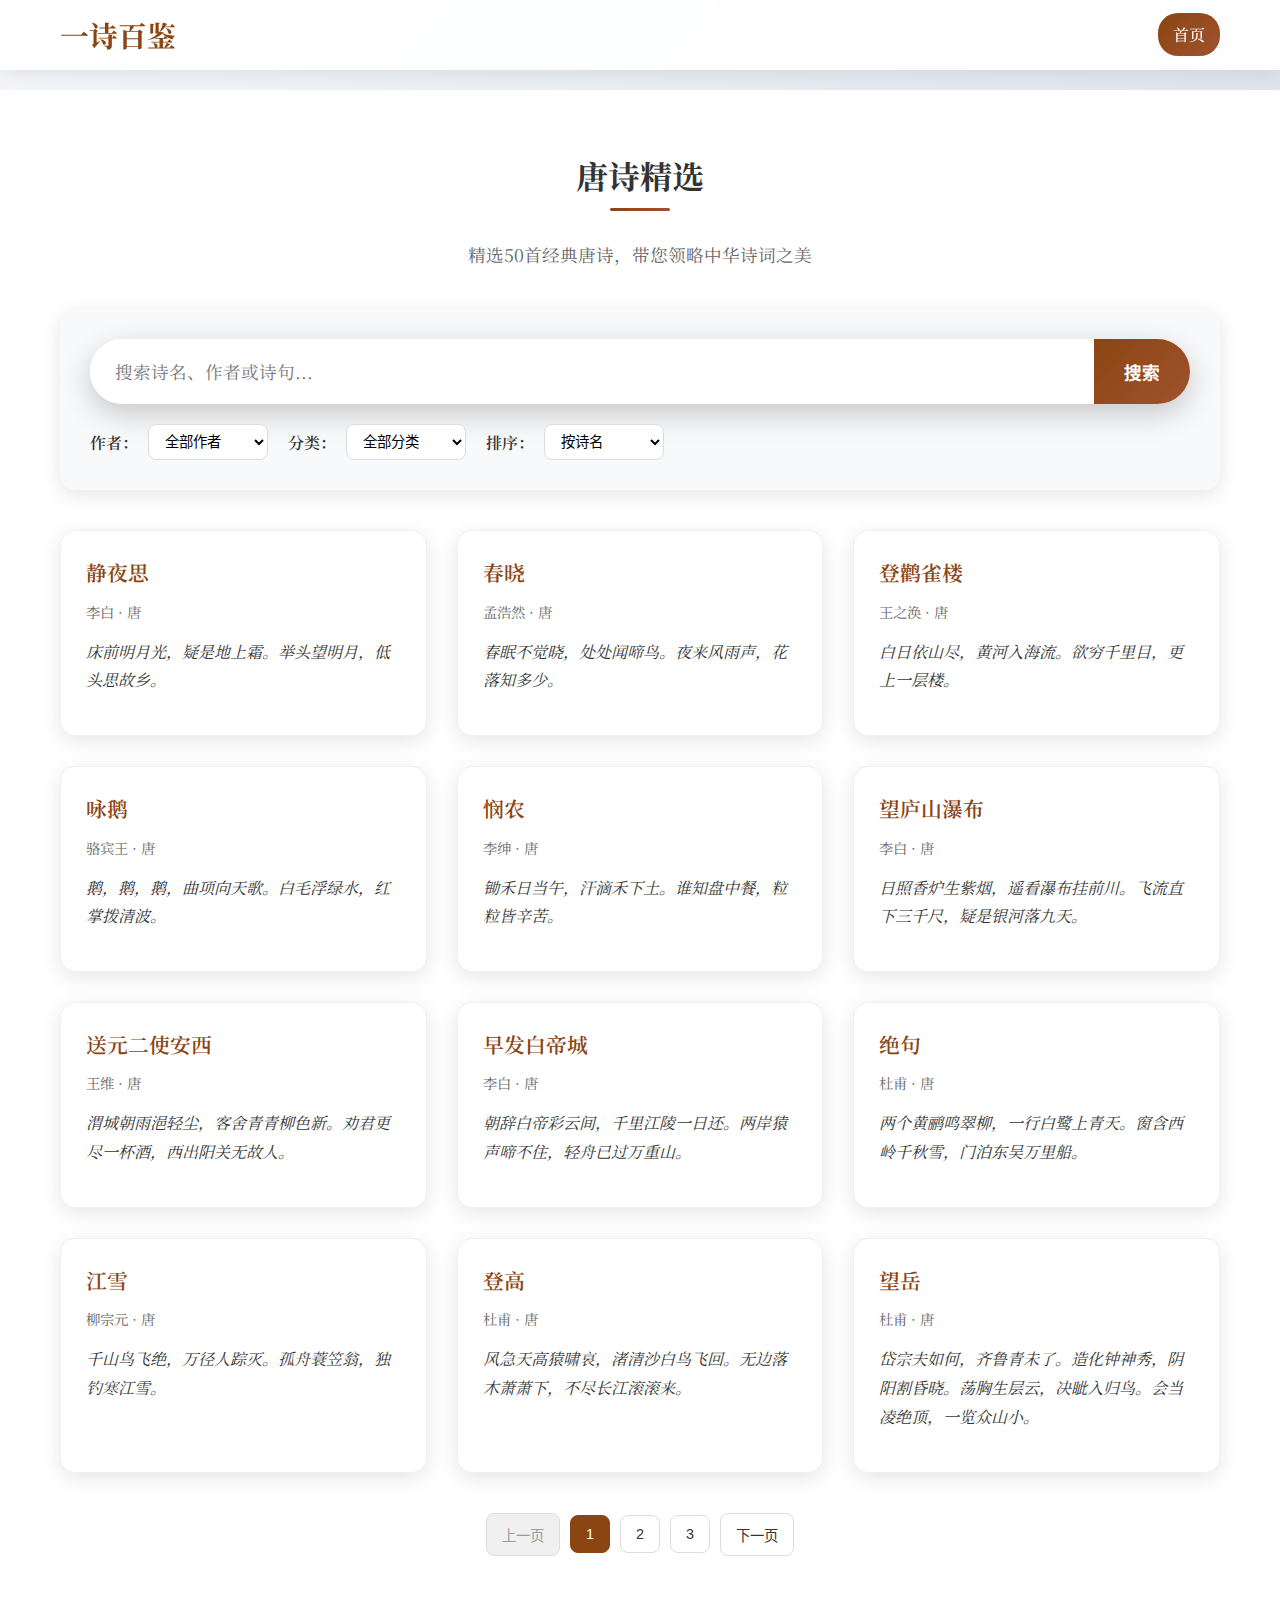
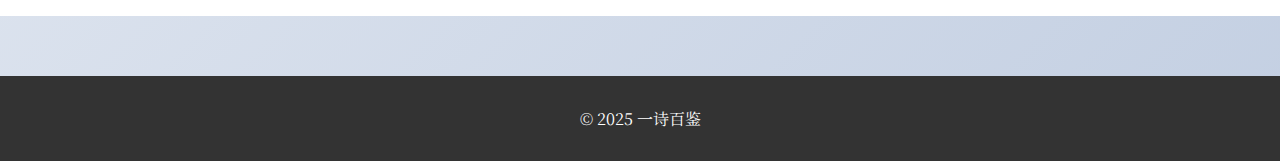
<file: index.html>
<!DOCTYPE html>
<html lang="zh-CN">
<head>
    <meta charset="UTF-8">
    <meta name="viewport" content="width=device-width, initial-scale=1.0">
    <meta http-equiv="Cache-Control" content="no-cache, no-store, must-revalidate">
    <meta http-equiv="Pragma" content="no-cache">
    <meta http-equiv="Expires" content="0">
    <title>一诗百鉴 - 唐诗查询与赏析</title>
    <link rel="stylesheet" href="css/style.css">
    <link href="https://fonts.googleapis.com/css2?family=Noto+Serif+SC:wght@400;600;700&display=swap" rel="stylesheet">
</head>
<body>
    <!-- 导航栏 -->
    <nav class="navbar">
        <div class="nav-container">
            <div class="nav-logo">
                <h1>一诗百鉴</h1>
            </div>
            <ul class="nav-menu">
                <li><a href="index.html" class="nav-link active">首页</a></li>
            </ul>
        </div>
    </nav>

    <!-- 主要内容 -->
    <main class="main-content">
        <!-- 诗歌列表区域 -->
        <section class="poems-list-section">
            <div class="container">
                <h2 class="section-title">唐诗精选</h2>
                <p class="section-subtitle">精选50首经典唐诗，带您领略中华诗词之美</p>
                
                <!-- 筛选和搜索区域 -->
                <div class="filter-section">
                    <div class="search-box">
                        <input type="text" id="searchInput" placeholder="搜索诗名、作者或诗句..." class="search-input">
                        <button type="button" id="searchBtn" class="search-btn">
                            搜索
                        </button>
                    </div>
                    
                    <div class="filter-controls">
                        <div class="filter-group">
                            <label for="authorFilter">作者：</label>
                            <select id="authorFilter" class="filter-select">
                                <option value="">全部作者</option>
                            </select>
                        </div>
                        
                        <div class="filter-group">
                            <label for="categoryFilter">分类：</label>
                            <select id="categoryFilter" class="filter-select">
                                <option value="">全部分类</option>
                                <option value="山水田园">山水田园</option>
                                <option value="思乡怀远">思乡怀远</option>
                                <option value="爱情婚姻">爱情婚姻</option>
                                <option value="边塞征战">边塞征战</option>
                                <option value="咏物抒怀">咏物抒怀</option>
                                <option value="送别离情">送别离情</option>
                                <option value="哲理人生">哲理人生</option>
                            </select>
                        </div>
                        
                        <div class="filter-group">
                            <label for="sortFilter">排序：</label>
                            <select id="sortFilter" class="filter-select">
                                <option value="title">按诗名</option>
                                <option value="author">按作者</option>
                                <option value="category">按分类</option>
                            </select>
                        </div>
                    </div>
                </div>
                
                <!-- 诗歌列表 -->
                <div class="poems-grid" id="poemsList">
                    <!-- 诗歌卡片将通过JavaScript动态生成 -->
                </div>
                
                <!-- 分页控制 -->
                <div class="pagination" id="pagination">
                    <!-- 分页按钮将通过JavaScript动态生成 -->
                </div>
            </div>
        </section>
    </main>

    <!-- 页脚 -->
    <footer class="footer">
        <div class="container">
            <p>&copy; 2025 一诗百鉴</p>
        </div>
    </footer>

    <script src="js/poems-data.js?v=20240601"></script>
    <script src="js/main.js?v=1.1"></script>
</body>
</html>
</file>
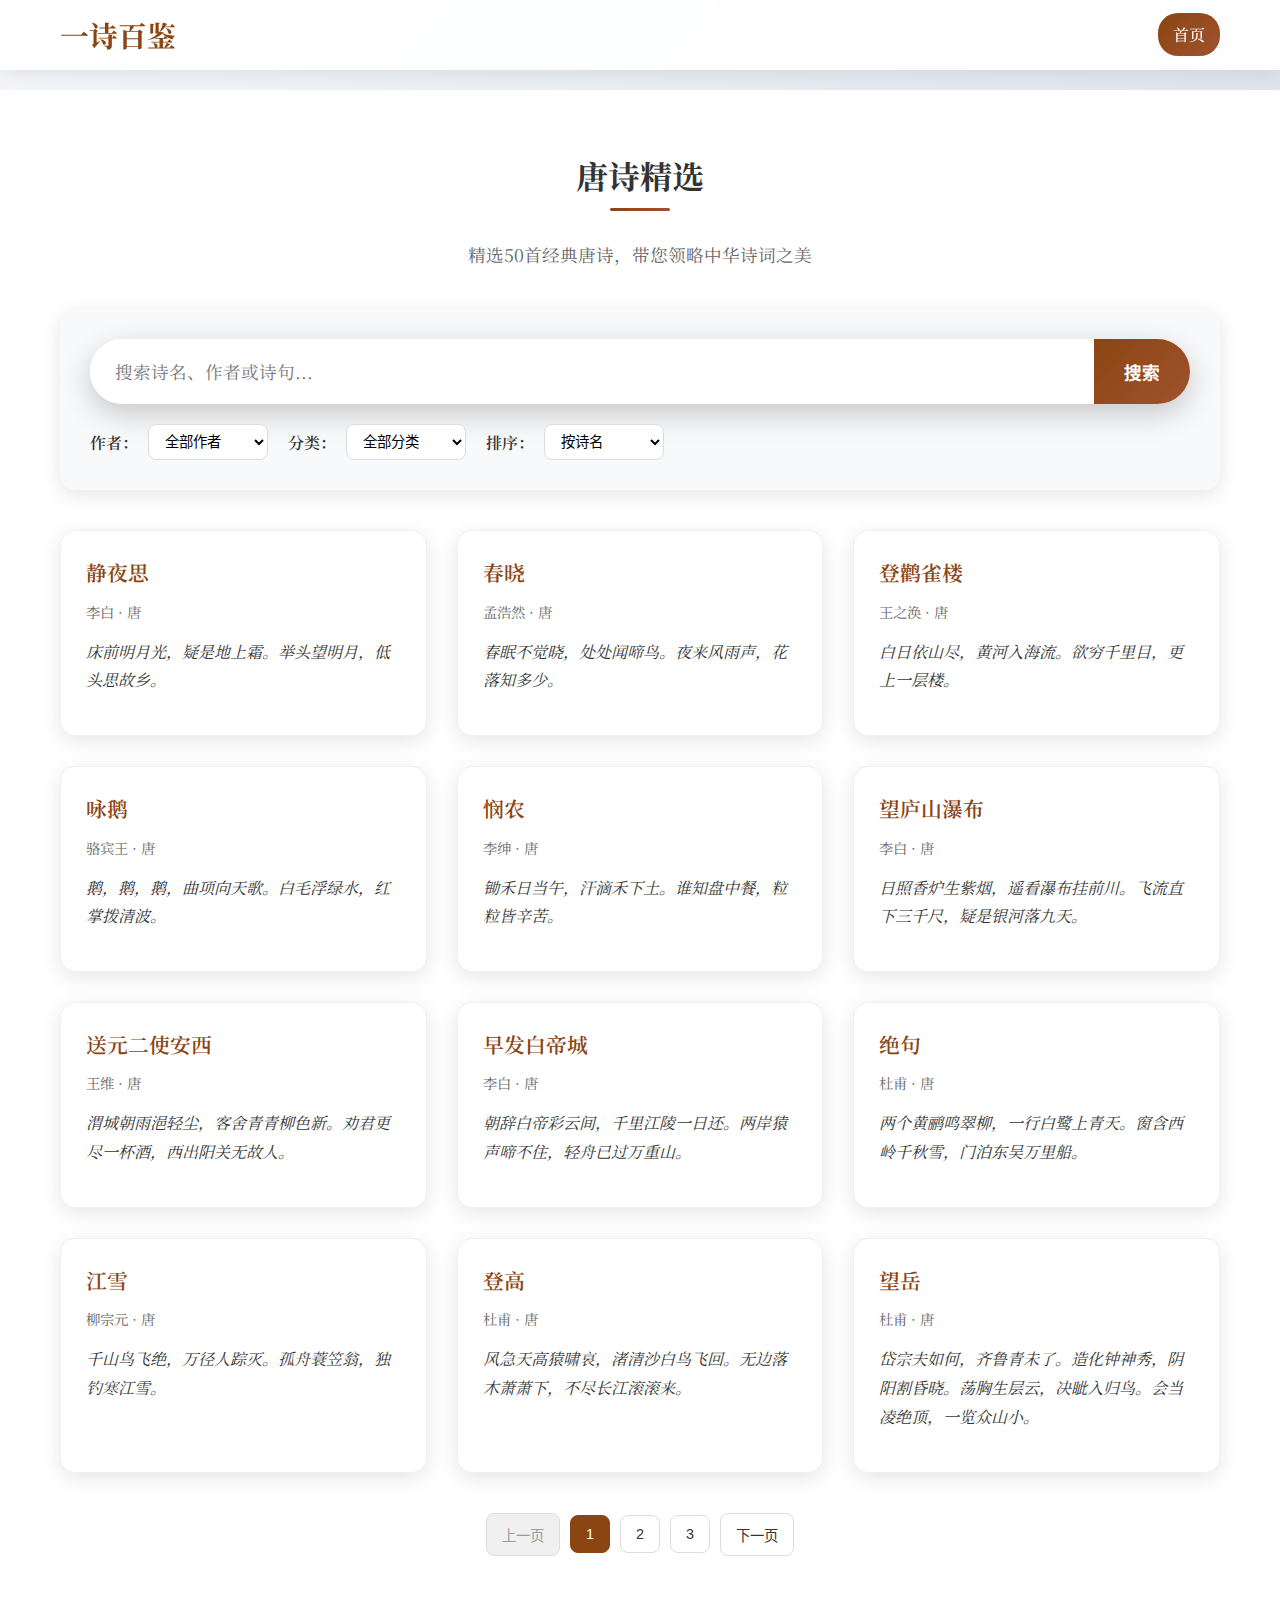
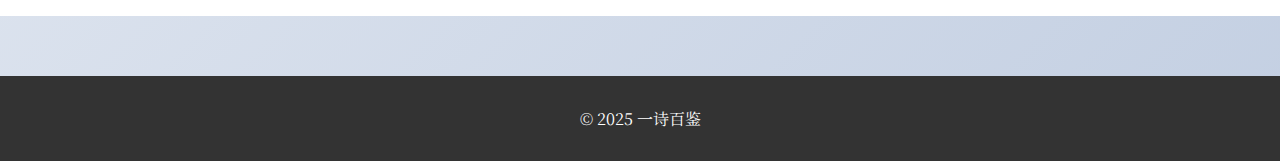
<file: 一诗百鉴/index.html>
<!DOCTYPE html>
<html lang="zh-CN">
<head>
    <meta charset="UTF-8">
    <meta name="viewport" content="width=device-width, initial-scale=1.0">
    <title>一诗百鉴 - 唐诗查询与赏析</title>
    <link rel="stylesheet" href="css/style.css">
    <link href="https://fonts.googleapis.com/css2?family=Noto+Serif+SC:wght@400;600;700&display=swap" rel="stylesheet">
</head>
<body>
    <!-- 导航栏 -->
    <nav class="navbar">
        <div class="nav-container">
            <div class="nav-logo">
                <h1>一诗百鉴</h1>
            </div>
            <ul class="nav-menu">
                <li><a href="index.html" class="nav-link active">首页</a></li>
            </ul>
        </div>
    </nav>

    <!-- 主要内容 -->
    <main class="main-content">
        <!-- 诗歌列表区域 -->
        <section class="poems-list-section">
            <div class="container">
                <h2 class="section-title">唐诗精选</h2>
                <p class="section-subtitle">精选50首经典唐诗，带您领略中华诗词之美</p>
                
                <!-- 筛选和搜索区域 -->
                <div class="filter-section">
                    <div class="search-box">
                        <input type="text" id="searchInput" placeholder="搜索诗名、作者或诗句..." class="search-input">
                        <button type="button" id="searchBtn" class="search-btn">
                            搜索
                        </button>
                    </div>
                    
                    <div class="filter-controls">
                        <div class="filter-group">
                            <label for="authorFilter">作者：</label>
                            <select id="authorFilter" class="filter-select">
                                <option value="">全部作者</option>
                            </select>
                        </div>
                        
                        <div class="filter-group">
                            <label for="categoryFilter">分类：</label>
                            <select id="categoryFilter" class="filter-select">
                                <option value="">全部分类</option>
                                <option value="山水田园">山水田园</option>
                                <option value="思乡怀远">思乡怀远</option>
                                <option value="爱情婚姻">爱情婚姻</option>
                                <option value="边塞征战">边塞征战</option>
                                <option value="咏物抒怀">咏物抒怀</option>
                                <option value="送别离情">送别离情</option>
                                <option value="哲理人生">哲理人生</option>
                            </select>
                        </div>
                        
                        <div class="filter-group">
                            <label for="sortFilter">排序：</label>
                            <select id="sortFilter" class="filter-select">
                                <option value="title">按诗名</option>
                                <option value="author">按作者</option>
                                <option value="category">按分类</option>
                            </select>
                        </div>
                    </div>
                </div>
                
                <!-- 诗歌列表 -->
                <div class="poems-grid" id="poemsList">
                    <!-- 诗歌卡片将通过JavaScript动态生成 -->
                </div>
                
                <!-- 分页控制 -->
                <div class="pagination" id="pagination">
                    <!-- 分页按钮将通过JavaScript动态生成 -->
                </div>
            </div>
        </section>
    </main>

    <!-- 页脚 -->
    <footer class="footer">
        <div class="container">
            <p>&copy; 2025 一诗百鉴</p>
        </div>
    </footer>

    <script src="js/poems-data.js"></script>
    <script src="js/main.js"></script>
</body>
</html>
</file>
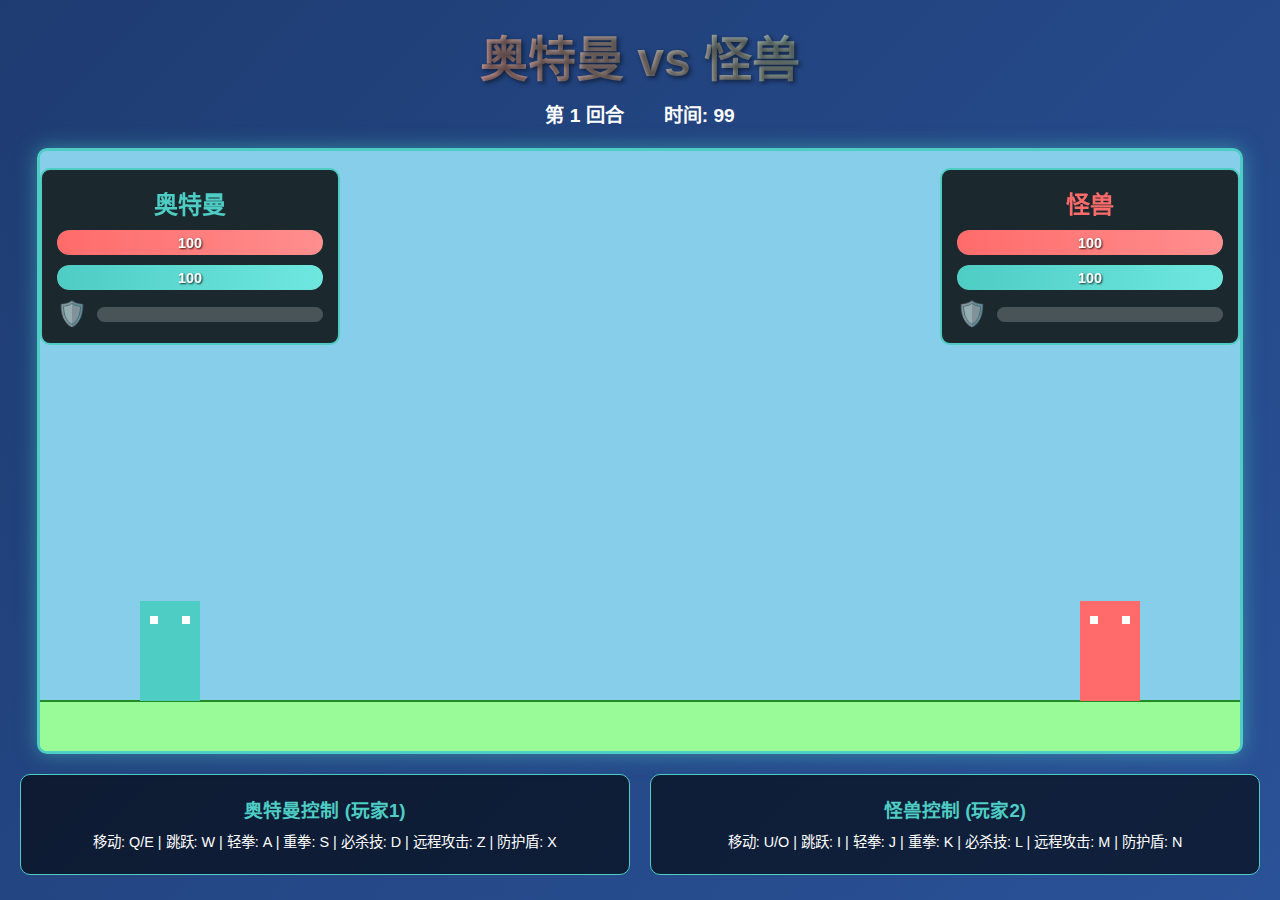
<file: 奥特曼vs怪兽格斗/index.html>
<!DOCTYPE html>
<html lang="zh-CN">
<head>
    <meta charset="UTF-8">
    <meta name="viewport" content="width=device-width, initial-scale=1.0">
    <title>奥特曼 vs 怪兽 - 格斗游戏</title>
    <link rel="stylesheet" href="style.css">
</head>
<body>
    <div class="game-container">
        <div class="game-header">
            <h1>奥特曼 vs 怪兽</h1>
            <div class="game-info">
                <div class="round-info">第 <span id="round">1</span> 回合</div>
                <div class="timer">时间: <span id="timer">99</span></div>
            </div>
        </div>
        
        <div class="game-screen">
            <canvas id="gameCanvas" width="1200" height="600"></canvas>
            
            <!-- 玩家1 (奥特曼) 状态栏 -->
            <div class="player-status player1-status">
                <div class="player-name">奥特曼</div>
                <div class="health-bar">
                    <div class="health-fill" id="p1-health"></div>
                    <span class="health-text" id="p1-health-text">100</span>
                </div>
                <div class="energy-bar">
                    <div class="energy-fill" id="p1-energy"></div>
                    <span class="energy-text" id="p1-energy-text">100</span>
                </div>
                <div class="shield-cooldown">
                    <div class="shield-icon" id="p1-shield-icon">🛡️</div>
                    <div class="cooldown-bar" id="p1-cooldown"></div>
                </div>
            </div>
            
            <!-- 玩家2 (怪兽) 状态栏 -->
            <div class="player-status player2-status">
                <div class="player-name">怪兽</div>
                <div class="health-bar">
                    <div class="health-fill" id="p2-health"></div>
                    <span class="health-text" id="p2-health-text">100</span>
                </div>
                <div class="energy-bar">
                    <div class="energy-fill" id="p2-energy"></div>
                    <span class="energy-text" id="p2-energy-text">100</span>
                </div>
                <div class="shield-cooldown">
                    <div class="shield-icon" id="p2-shield-icon">🛡️</div>
                    <div class="cooldown-bar" id="p2-cooldown"></div>
                </div>
            </div>
        </div>
        
        <div class="controls">
            <div class="control-section">
                <h3>奥特曼控制 (玩家1)</h3>
                <p>移动: Q/E | 跳跃: W | 轻拳: A | 重拳: S | 必杀技: D | 远程攻击: Z | 防护盾: X</p>
            </div>
            <div class="control-section">
                <h3>怪兽控制 (玩家2)</h3>
                <p>移动: U/O | 跳跃: I | 轻拳: J | 重拳: K | 必杀技: L | 远程攻击: M | 防护盾: N</p>
            </div>
        </div>
        
        <div class="game-overlay" id="gameOverlay" style="display: none;">
            <div class="overlay-content">
                <h2 id="winner-text">游戏结束</h2>
                <button id="restart-btn">重新开始</button>
            </div>
        </div>
    </div>
    
    <script src="game.js"></script>
</body>
</html>
</file>
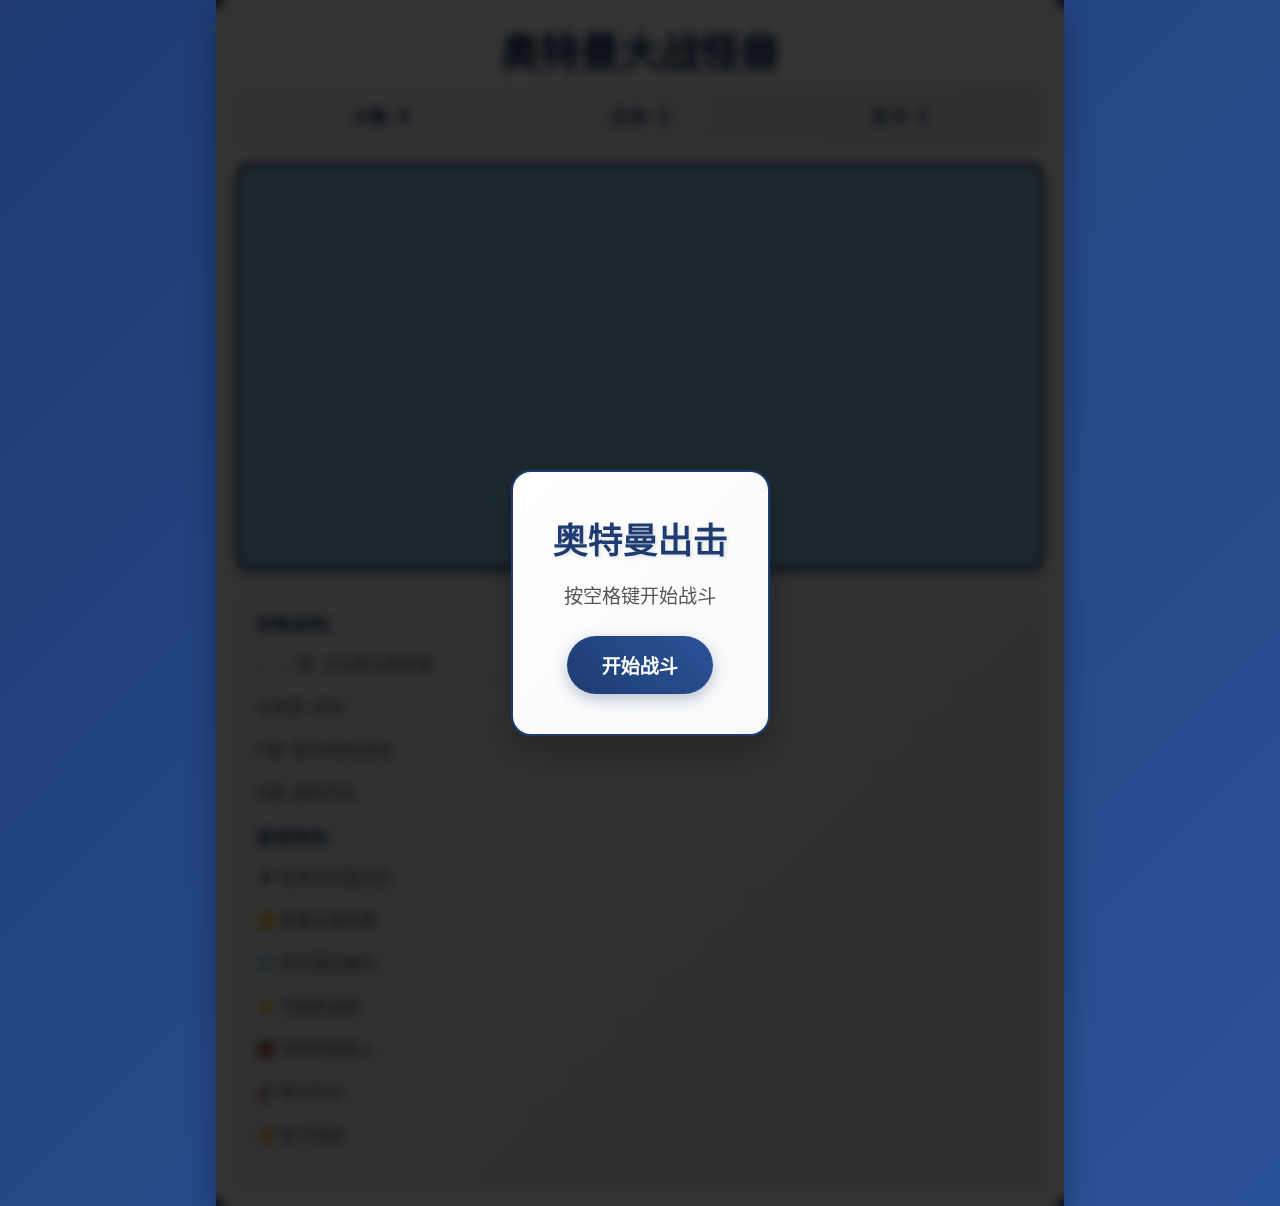
<file: 奥特曼游戏/index.html>
<!DOCTYPE html>
<html lang="zh-CN">
<head>
    <meta charset="UTF-8">
    <meta name="viewport" content="width=device-width, initial-scale=1.0">
    <title>奥特曼大战怪兽 - 第一关</title>
    <link rel="stylesheet" href="style.css">
</head>
<body>
    <div class="game-container">
        <div class="game-header">
            <h1>奥特曼大战怪兽</h1>
            <div class="game-info">
                <span>分数: <span id="score">0</span></span>
                <span>生命: <span id="lives">3</span></span>
                <span>关卡: <span id="level">1</span></span>
            </div>
        </div>
        
        <canvas id="gameCanvas" width="800" height="400"></canvas>
        
        <div class="controls">
            <p>控制说明:</p>
            <ul>
                <li>← → 键: 左右移动奥特曼</li>
                <li>空格键: 跳跃</li>
                <li>P键: 暂停/继续游戏</li>
                <li>R键: 重新开始</li>
            </ul>
            <p>游戏特色:</p>
            <ul>
                <li>🦸‍♂️ 经典奥特曼造型</li>
                <li>🪙 能量水晶收集</li>
                <li>💎 奥特曼能量石</li>
                <li>⭐ 无敌星道具</li>
                <li>👹 多种怪兽敌人</li>
                <li>🚀 移动平台</li>
                <li>💥 粒子特效</li>
            </ul>
        </div>
        
        <div class="game-overlay" id="gameOverlay">
            <div class="overlay-content">
                <h2 id="overlayTitle">奥特曼出击</h2>
                <p id="overlayMessage">按空格键开始战斗</p>
                <button id="startButton">开始战斗</button>
            </div>
        </div>
    </div>
    
    <script src="ultraman-game.js"></script>
</body>
</html>
</file>
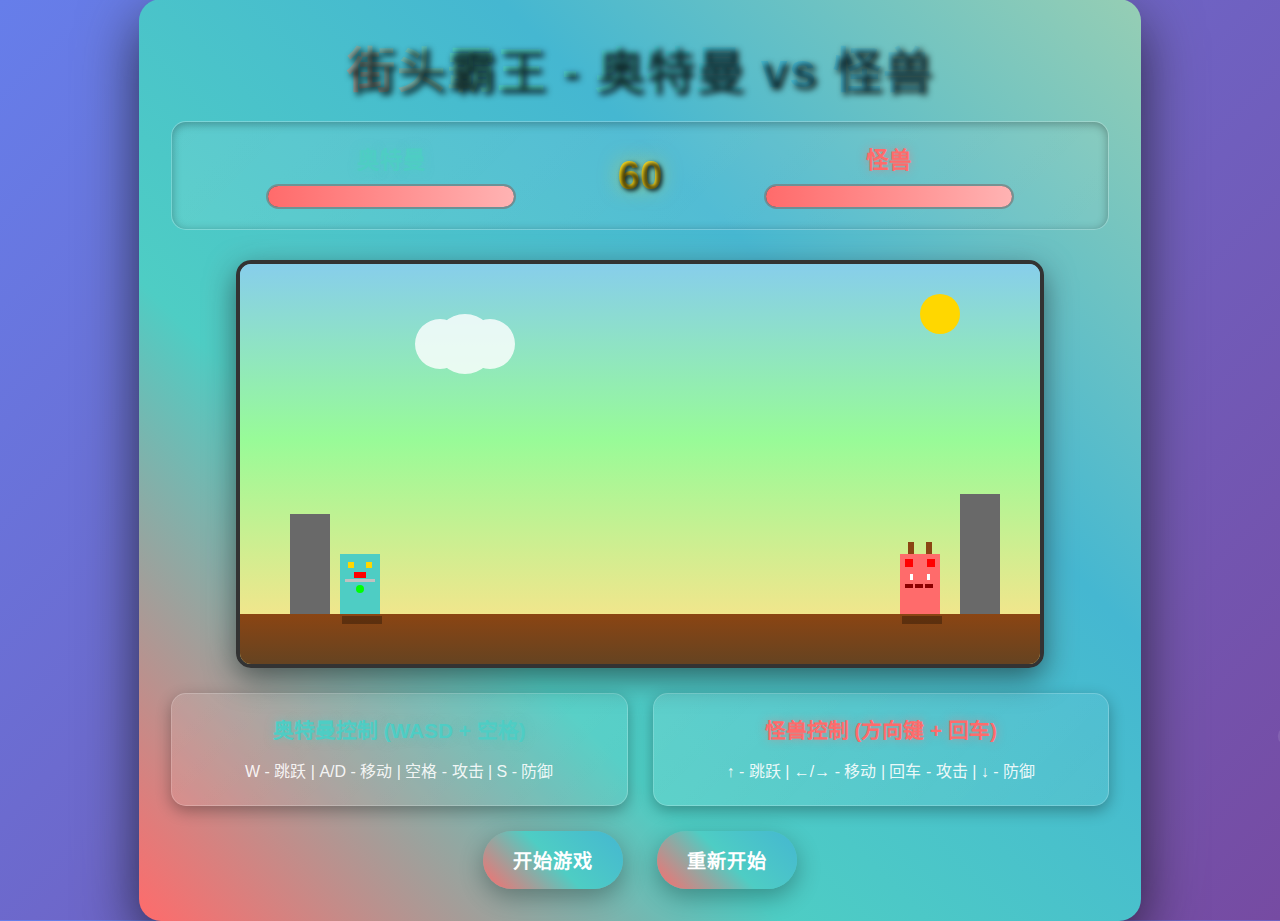
<file: 街头霸王游戏/index.html>
<!DOCTYPE html>
<html lang="zh-CN">
<head>
    <meta charset="UTF-8">
    <meta name="viewport" content="width=device-width, initial-scale=1.0">
    <title>街头霸王 - 奥特曼 vs 怪兽</title>
    <link rel="stylesheet" href="style.css">
</head>
<body>
    <div class="game-container">
        <div class="game-header">
            <h1>街头霸王 - 奥特曼 vs 怪兽</h1>
            <div class="health-bars">
                <div class="player1-health">
                    <span>奥特曼</span>
                    <div class="health-bar">
                        <div class="health-fill" id="player1-health"></div>
                    </div>
                </div>
                <div class="timer">60</div>
                <div class="player2-health">
                    <span>怪兽</span>
                    <div class="health-bar">
                        <div class="health-fill" id="player2-health"></div>
                    </div>
                </div>
            </div>
        </div>
        
        <canvas id="gameCanvas" width="800" height="400"></canvas>
        
        <div class="controls">
            <div class="player1-controls">
                <h3>奥特曼控制 (WASD + 空格)</h3>
                <p>W - 跳跃 | A/D - 移动 | 空格 - 攻击 | S - 防御</p>
            </div>
            <div class="player2-controls">
                <h3>怪兽控制 (方向键 + 回车)</h3>
                <p>↑ - 跳跃 | ←/→ - 移动 | 回车 - 攻击 | ↓ - 防御</p>
            </div>
        </div>
        
        <div class="game-info">
            <button id="startBtn">开始游戏</button>
            <button id="resetBtn">重新开始</button>
        </div>
    </div>
    
    <script src="game.js"></script>
</body>
</html>
</file>
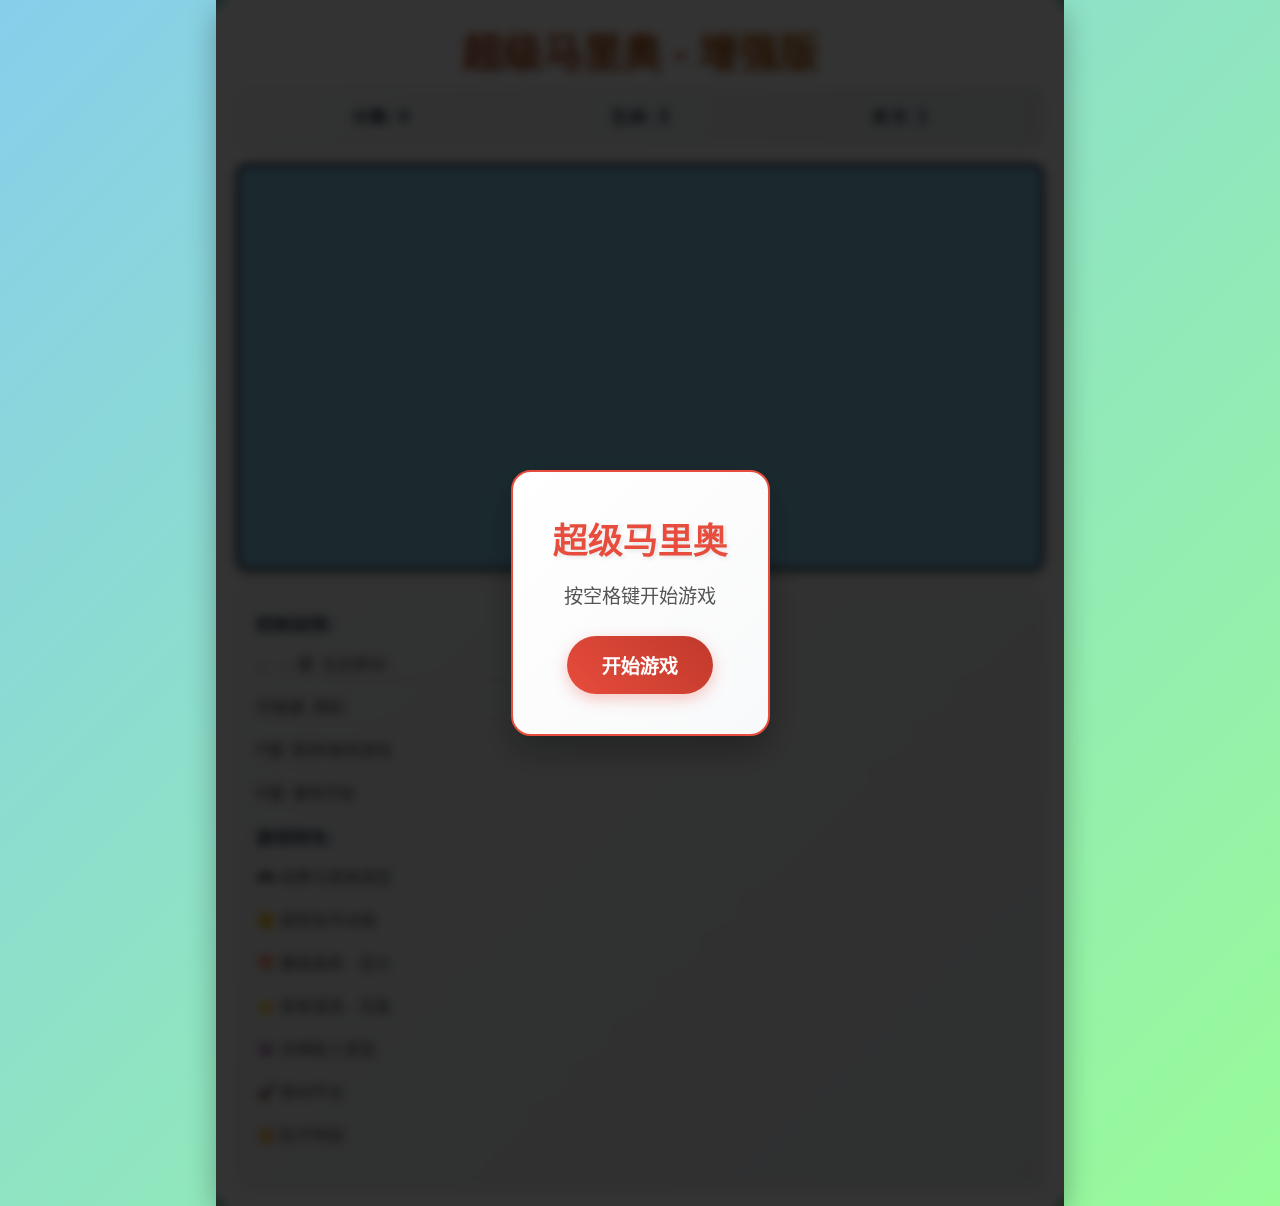
<file: 马里奥游戏/index.html>
<!DOCTYPE html>
<html lang="zh-CN">
<head>
    <meta charset="UTF-8">
    <meta name="viewport" content="width=device-width, initial-scale=1.0">
    <title>超级马里奥游戏 - 增强版</title>
    <link rel="stylesheet" href="style.css">
</head>
<body>
    <div class="game-container">
        <div class="game-header">
            <h1>超级马里奥 - 增强版</h1>
            <div class="game-info">
                <span>分数: <span id="score">0</span></span>
                <span>生命: <span id="lives">3</span></span>
                <span>关卡: <span id="level">1</span></span>
            </div>
        </div>
        
        <canvas id="gameCanvas" width="800" height="400"></canvas>
        
        <div class="controls">
            <p>控制说明:</p>
            <ul>
                <li>← → 键: 左右移动</li>
                <li>空格键: 跳跃</li>
                <li>P键: 暂停/继续游戏</li>
                <li>R键: 重新开始</li>
            </ul>
            <p>游戏特色:</p>
            <ul>
                <li>🎮 经典马里奥造型</li>
                <li>🪙 旋转金币动画</li>
                <li>🍄 蘑菇道具 - 变大</li>
                <li>⭐ 星星道具 - 无敌</li>
                <li>👾 多种敌人类型</li>
                <li>🚀 移动平台</li>
                <li>💥 粒子特效</li>
            </ul>
        </div>
        
        <div class="game-overlay" id="gameOverlay">
            <div class="overlay-content">
                <h2 id="overlayTitle">游戏开始</h2>
                <p id="overlayMessage">按空格键开始游戏</p>
                <button id="startButton">开始游戏</button>
            </div>
        </div>
    </div>
    
    <script src="game.js"></script>
</body>
</html>
</file>
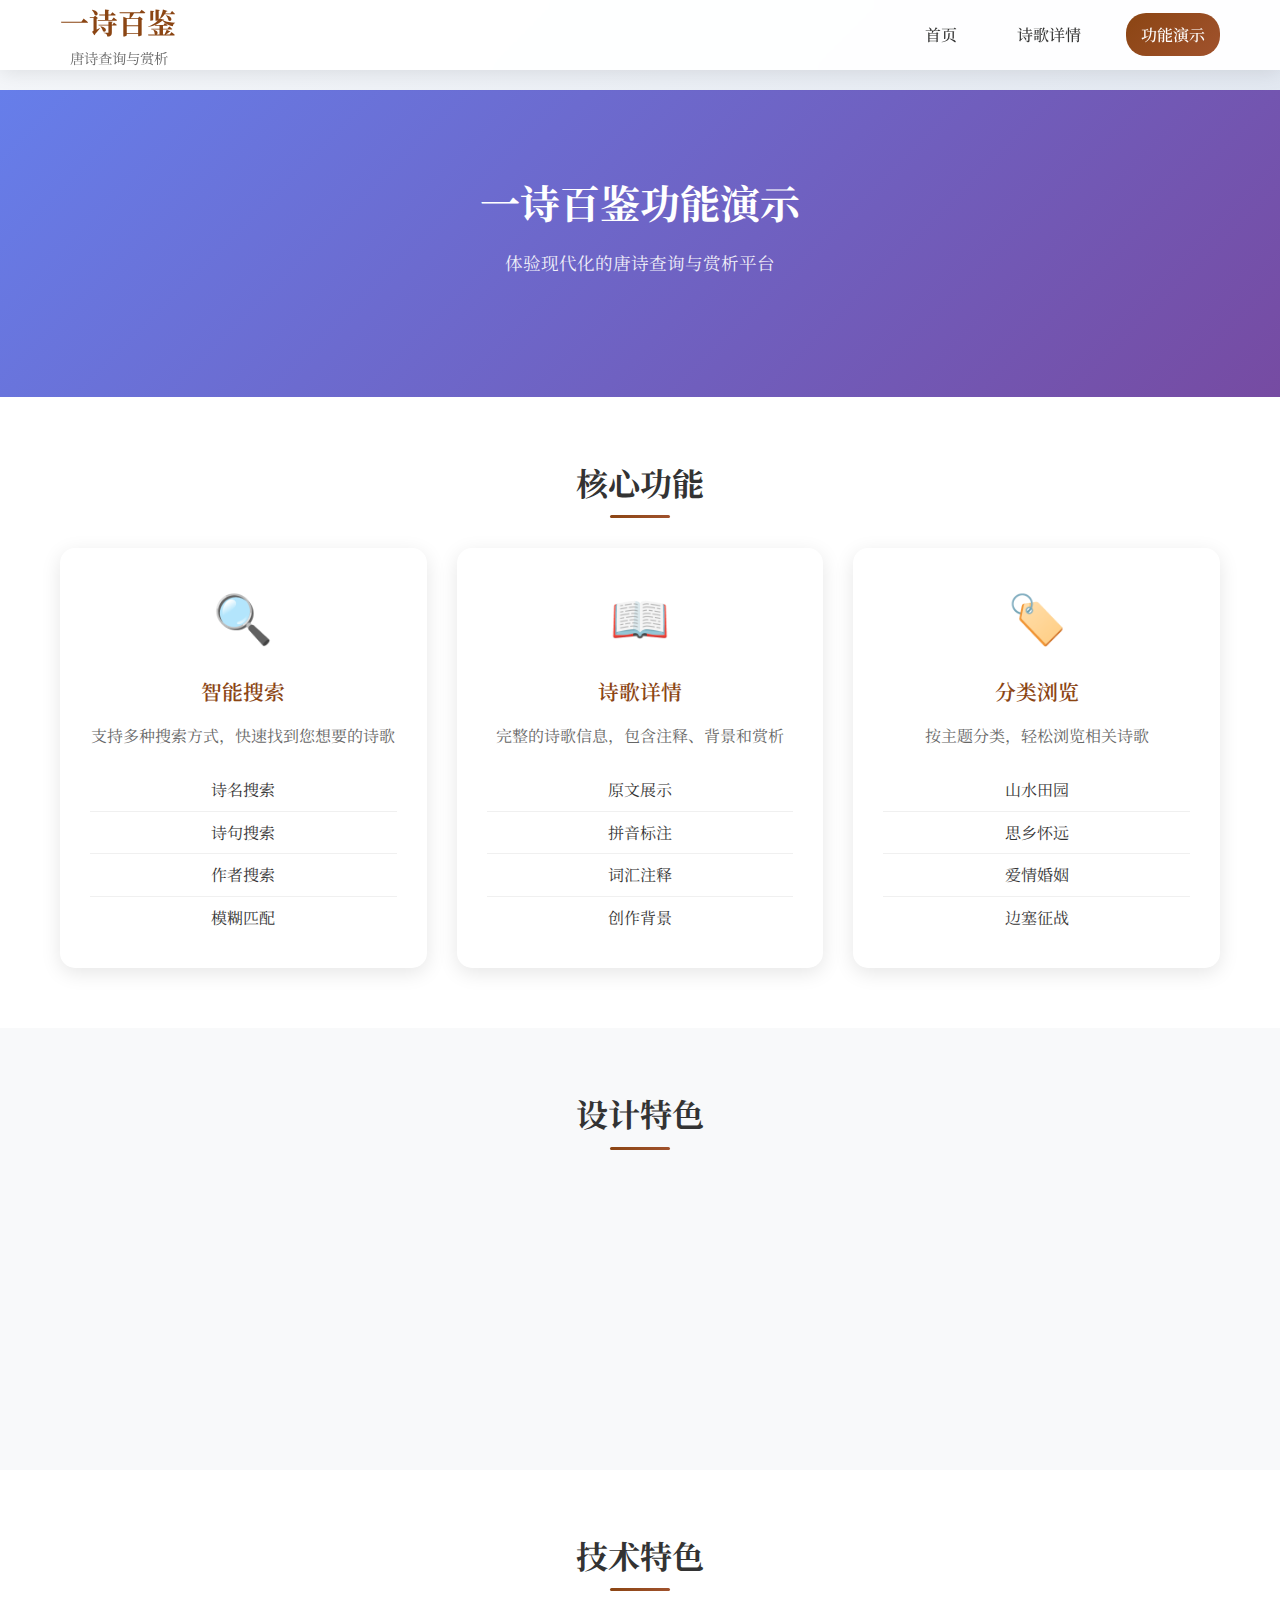
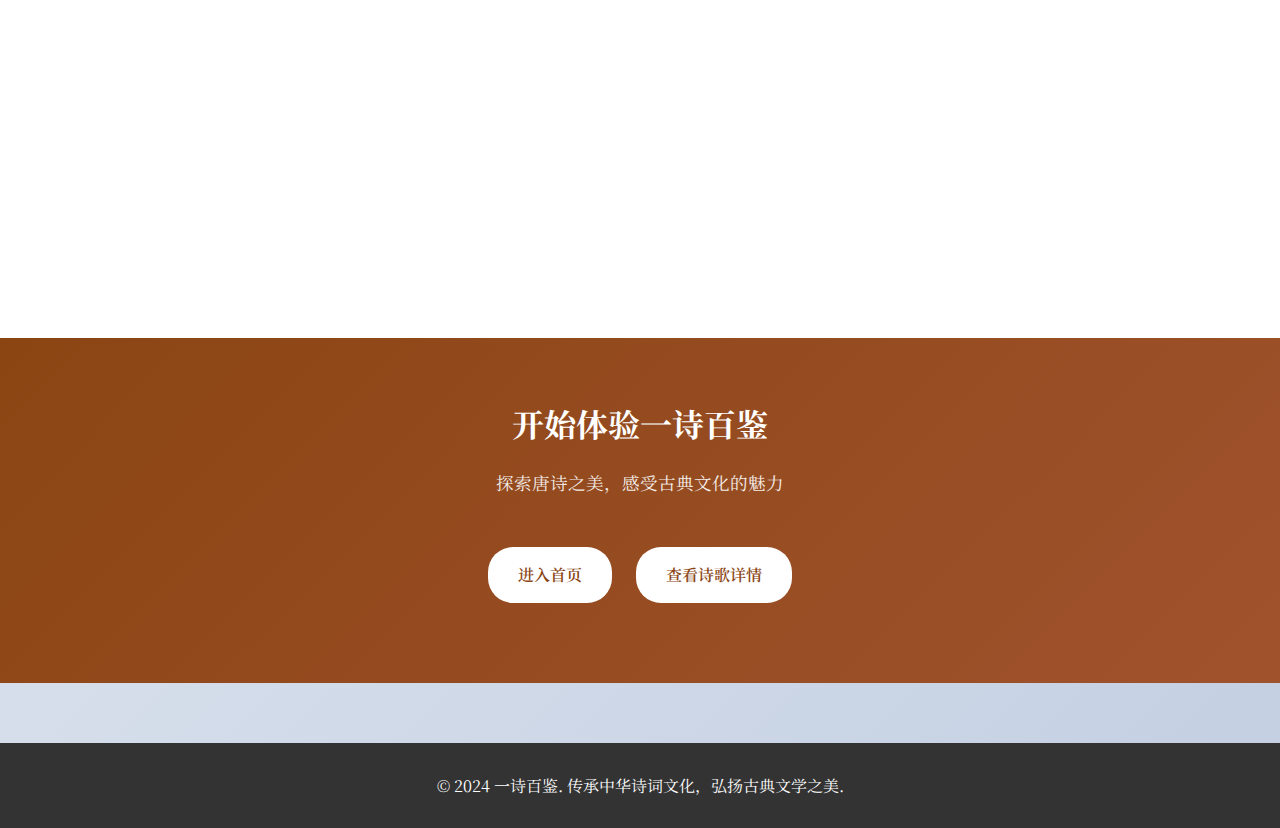
<file: demo.html>
<!DOCTYPE html>
<html lang="zh-CN">
<head>
    <meta charset="UTF-8">
    <meta name="viewport" content="width=device-width, initial-scale=1.0">
    <title>一诗百鉴 - 功能演示</title>
    <link rel="stylesheet" href="css/style.css">
    <link href="https://fonts.googleapis.com/css2?family=Noto+Serif+SC:wght@400;600;700&display=swap" rel="stylesheet">
    <style>
        .demo-section {
            padding: 60px 0;
            background: white;
        }
        
        .demo-container {
            max-width: 1200px;
            margin: 0 auto;
            padding: 0 20px;
        }
        
        .demo-grid {
            display: grid;
            grid-template-columns: repeat(auto-fit, minmax(300px, 1fr));
            gap: 30px;
            margin-top: 40px;
        }
        
        .demo-card {
            background: white;
            border-radius: 15px;
            padding: 30px;
            box-shadow: 0 5px 20px rgba(0, 0, 0, 0.1);
            text-align: center;
            transition: all 0.3s ease;
        }
        
        .demo-card:hover {
            transform: translateY(-5px);
            box-shadow: 0 15px 40px rgba(0, 0, 0, 0.15);
        }
        
        .demo-icon {
            font-size: 3rem;
            margin-bottom: 20px;
        }
        
        .demo-title {
            font-size: 1.3rem;
            color: #8B4513;
            margin-bottom: 15px;
            font-weight: 600;
        }
        
        .demo-desc {
            color: #666;
            line-height: 1.6;
        }
        
        .feature-list {
            list-style: none;
            padding: 0;
            margin-top: 20px;
        }
        
        .feature-list li {
            padding: 8px 0;
            border-bottom: 1px solid #f0f0f0;
            color: #333;
        }
        
        .feature-list li:last-child {
            border-bottom: none;
        }
        
        .cta-section {
            background: linear-gradient(135deg, #8B4513, #A0522D);
            color: white;
            text-align: center;
            padding: 60px 0;
        }
        
        .cta-btn {
            display: inline-block;
            background: white;
            color: #8B4513;
            padding: 15px 30px;
            border-radius: 25px;
            text-decoration: none;
            font-weight: 600;
            margin: 20px 10px;
            transition: all 0.3s ease;
        }
        
        .cta-btn:hover {
            transform: translateY(-2px);
            box-shadow: 0 10px 20px rgba(0, 0, 0, 0.2);
        }
    </style>
</head>
<body>
    <!-- 导航栏 -->
    <nav class="navbar">
        <div class="nav-container">
            <div class="nav-logo">
                <h1>一诗百鉴</h1>
                <span class="subtitle">唐诗查询与赏析</span>
            </div>
            <ul class="nav-menu">
                <li><a href="index.html" class="nav-link">首页</a></li>
                <li><a href="poem-detail.html" class="nav-link">诗歌详情</a></li>
                <li><a href="demo.html" class="nav-link active">功能演示</a></li>
            </ul>
        </div>
    </nav>

    <!-- 主要内容 -->
    <main class="main-content">
        <!-- 演示介绍 -->
        <section class="search-section">
            <div class="search-container">
                <h2 class="search-title">一诗百鉴功能演示</h2>
                <p class="search-subtitle">体验现代化的唐诗查询与赏析平台</p>
            </div>
        </section>

        <!-- 核心功能演示 -->
        <section class="demo-section">
            <div class="demo-container">
                <h3 class="section-title">核心功能</h3>
                <div class="demo-grid">
                    <div class="demo-card">
                        <div class="demo-icon">🔍</div>
                        <div class="demo-title">智能搜索</div>
                        <div class="demo-desc">
                            支持多种搜索方式，快速找到您想要的诗歌
                        </div>
                        <ul class="feature-list">
                            <li>诗名搜索</li>
                            <li>诗句搜索</li>
                            <li>作者搜索</li>
                            <li>模糊匹配</li>
                        </ul>
                    </div>
                    
                    <div class="demo-card">
                        <div class="demo-icon">📖</div>
                        <div class="demo-title">诗歌详情</div>
                        <div class="demo-desc">
                            完整的诗歌信息，包含注释、背景和赏析
                        </div>
                        <ul class="feature-list">
                            <li>原文展示</li>
                            <li>拼音标注</li>
                            <li>词汇注释</li>
                            <li>创作背景</li>
                        </ul>
                    </div>
                    
                    <div class="demo-card">
                        <div class="demo-icon">🏷️</div>
                        <div class="demo-title">分类浏览</div>
                        <div class="demo-desc">
                            按主题分类，轻松浏览相关诗歌
                        </div>
                        <ul class="feature-list">
                            <li>山水田园</li>
                            <li>思乡怀远</li>
                            <li>爱情婚姻</li>
                            <li>边塞征战</li>
                        </ul>
                    </div>
                </div>
            </div>
        </section>

        <!-- 设计特色 -->
        <section class="demo-section" style="background: #f8f9fa;">
            <div class="demo-container">
                <h3 class="section-title">设计特色</h3>
                <div class="demo-grid">
                    <div class="demo-card">
                        <div class="demo-icon">📱</div>
                        <div class="demo-title">响应式设计</div>
                        <div class="demo-desc">
                            完美适配各种设备，提供一致的用户体验
                        </div>
                    </div>
                    
                    <div class="demo-card">
                        <div class="demo-icon">🎨</div>
                        <div class="demo-title">古典美学</div>
                        <div class="demo-desc">
                            融入中国传统文化元素，体现古典韵味
                        </div>
                    </div>
                    
                    <div class="demo-card">
                        <div class="demo-icon">⚡</div>
                        <div class="demo-title">流畅交互</div>
                        <div class="demo-desc">
                            优雅的动画效果，提升用户体验
                        </div>
                    </div>
                </div>
            </div>
        </section>

        <!-- 技术特色 -->
        <section class="demo-section">
            <div class="demo-container">
                <h3 class="section-title">技术特色</h3>
                <div class="demo-grid">
                    <div class="demo-card">
                        <div class="demo-icon">🚀</div>
                        <div class="demo-title">原生技术</div>
                        <div class="demo-desc">
                            使用原生HTML、CSS、JavaScript开发，无框架依赖
                        </div>
                    </div>
                    
                    <div class="demo-card">
                        <div class="demo-icon">📊</div>
                        <div class="demo-title">模拟数据</div>
                        <div class="demo-desc">
                            包含9首经典唐诗的完整数据，展示核心功能
                        </div>
                    </div>
                    
                    <div class="demo-card">
                        <div class="demo-icon">🔧</div>
                        <div class="demo-title">易于扩展</div>
                        <div class="demo-desc">
                            模块化设计，便于添加新功能和内容
                        </div>
                    </div>
                </div>
            </div>
        </section>

        <!-- 调用行动 -->
        <section class="cta-section">
            <div class="container">
                <h3 style="font-size: 2rem; margin-bottom: 20px;">开始体验一诗百鉴</h3>
                <p style="font-size: 1.1rem; margin-bottom: 30px; opacity: 0.9;">
                    探索唐诗之美，感受古典文化的魅力
                </p>
                <a href="index.html" class="cta-btn">进入首页</a>
                <a href="poem-detail.html" class="cta-btn">查看诗歌详情</a>
            </div>
        </section>
    </main>

    <!-- 页脚 -->
    <footer class="footer">
        <div class="container">
            <p>&copy; 2024 一诗百鉴. 传承中华诗词文化，弘扬古典文学之美.</p>
        </div>
    </footer>

    <script>
        // 添加一些演示效果
        document.addEventListener('DOMContentLoaded', function() {
            // 为演示卡片添加点击效果
            const demoCards = document.querySelectorAll('.demo-card');
            demoCards.forEach(card => {
                card.addEventListener('click', function() {
                    this.style.transform = 'scale(0.95)';
                    setTimeout(() => {
                        this.style.transform = 'translateY(-5px)';
                    }, 150);
                });
            });
            
            // 添加滚动动画
            const observerOptions = {
                threshold: 0.1,
                rootMargin: '0px 0px -50px 0px'
            };
            
            const observer = new IntersectionObserver(function(entries) {
                entries.forEach(entry => {
                    if (entry.isIntersecting) {
                        entry.target.style.opacity = '1';
                        entry.target.style.transform = 'translateY(0)';
                    }
                });
            }, observerOptions);
            
            // 观察所有演示卡片
            demoCards.forEach(card => {
                card.style.opacity = '0';
                card.style.transform = 'translateY(30px)';
                card.style.transition = 'all 0.6s ease';
                observer.observe(card);
            });
        });
    </script>
</body>
</html>
</file>
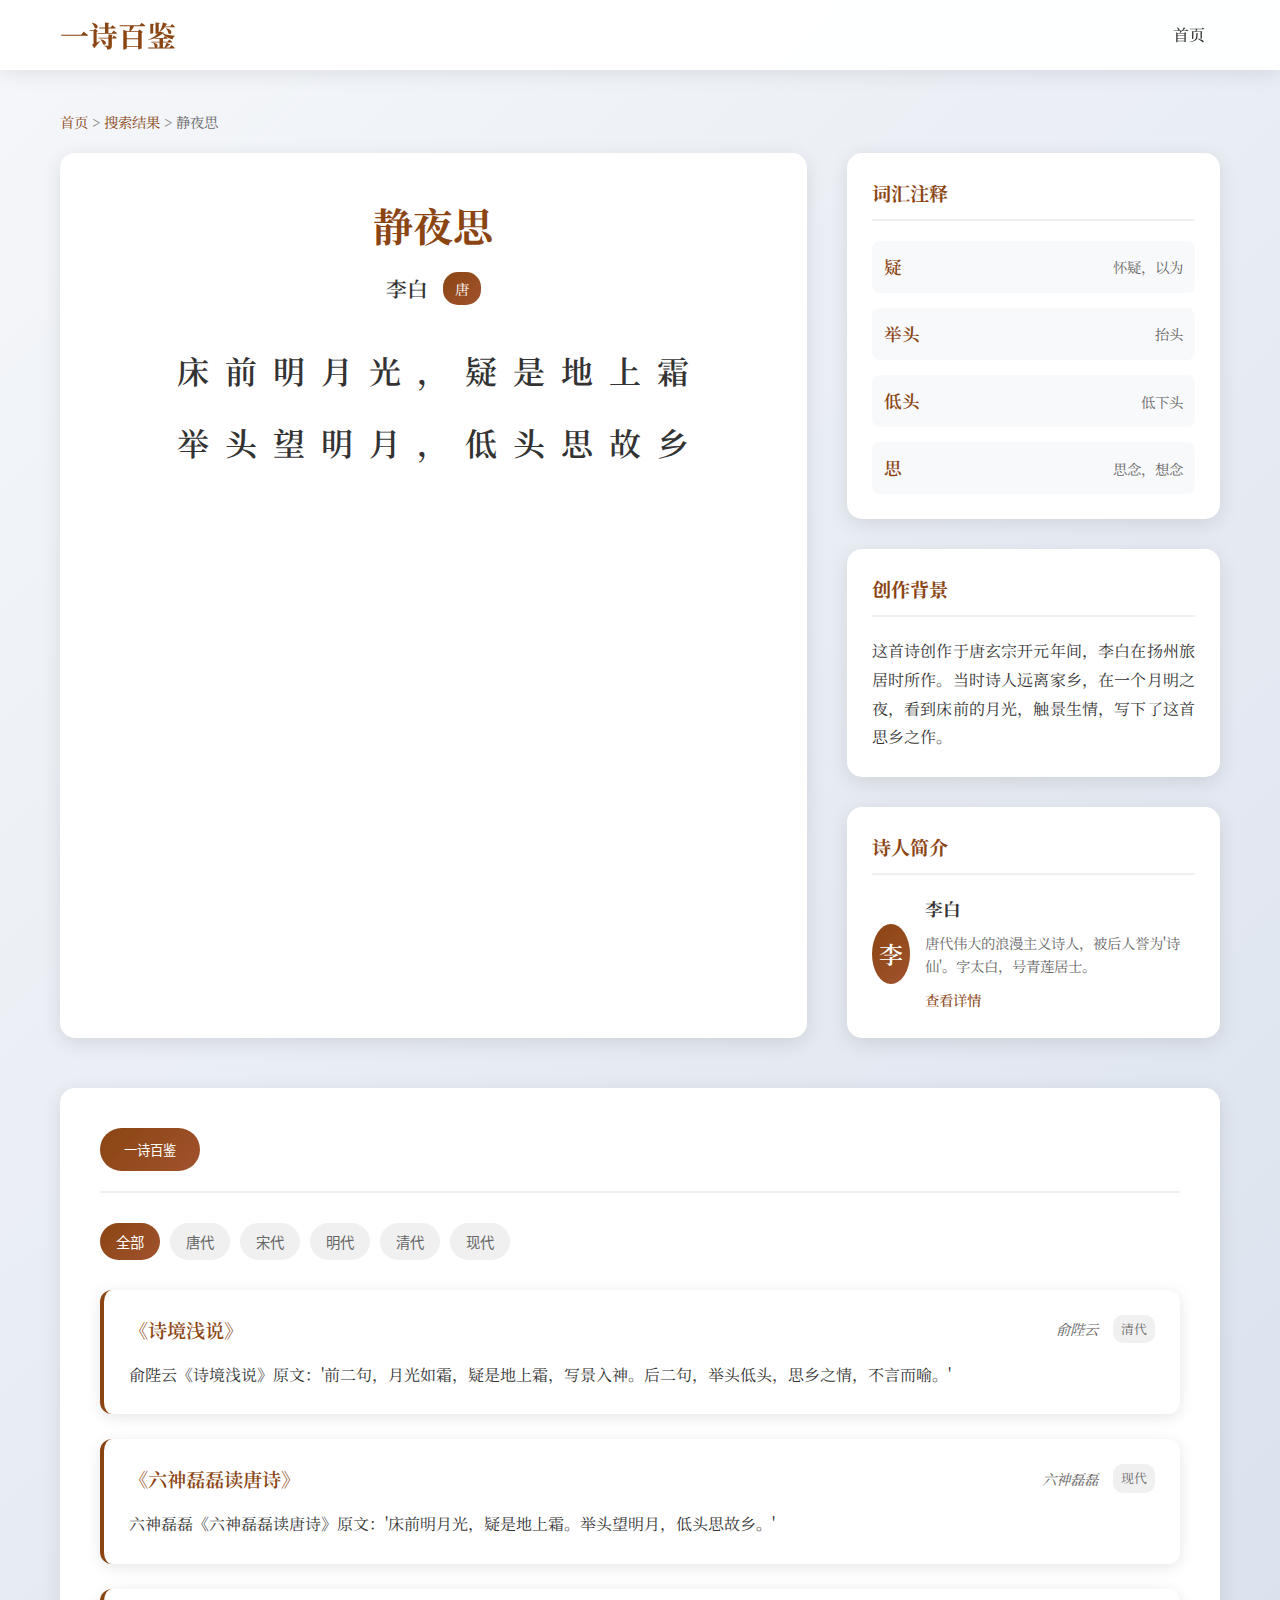
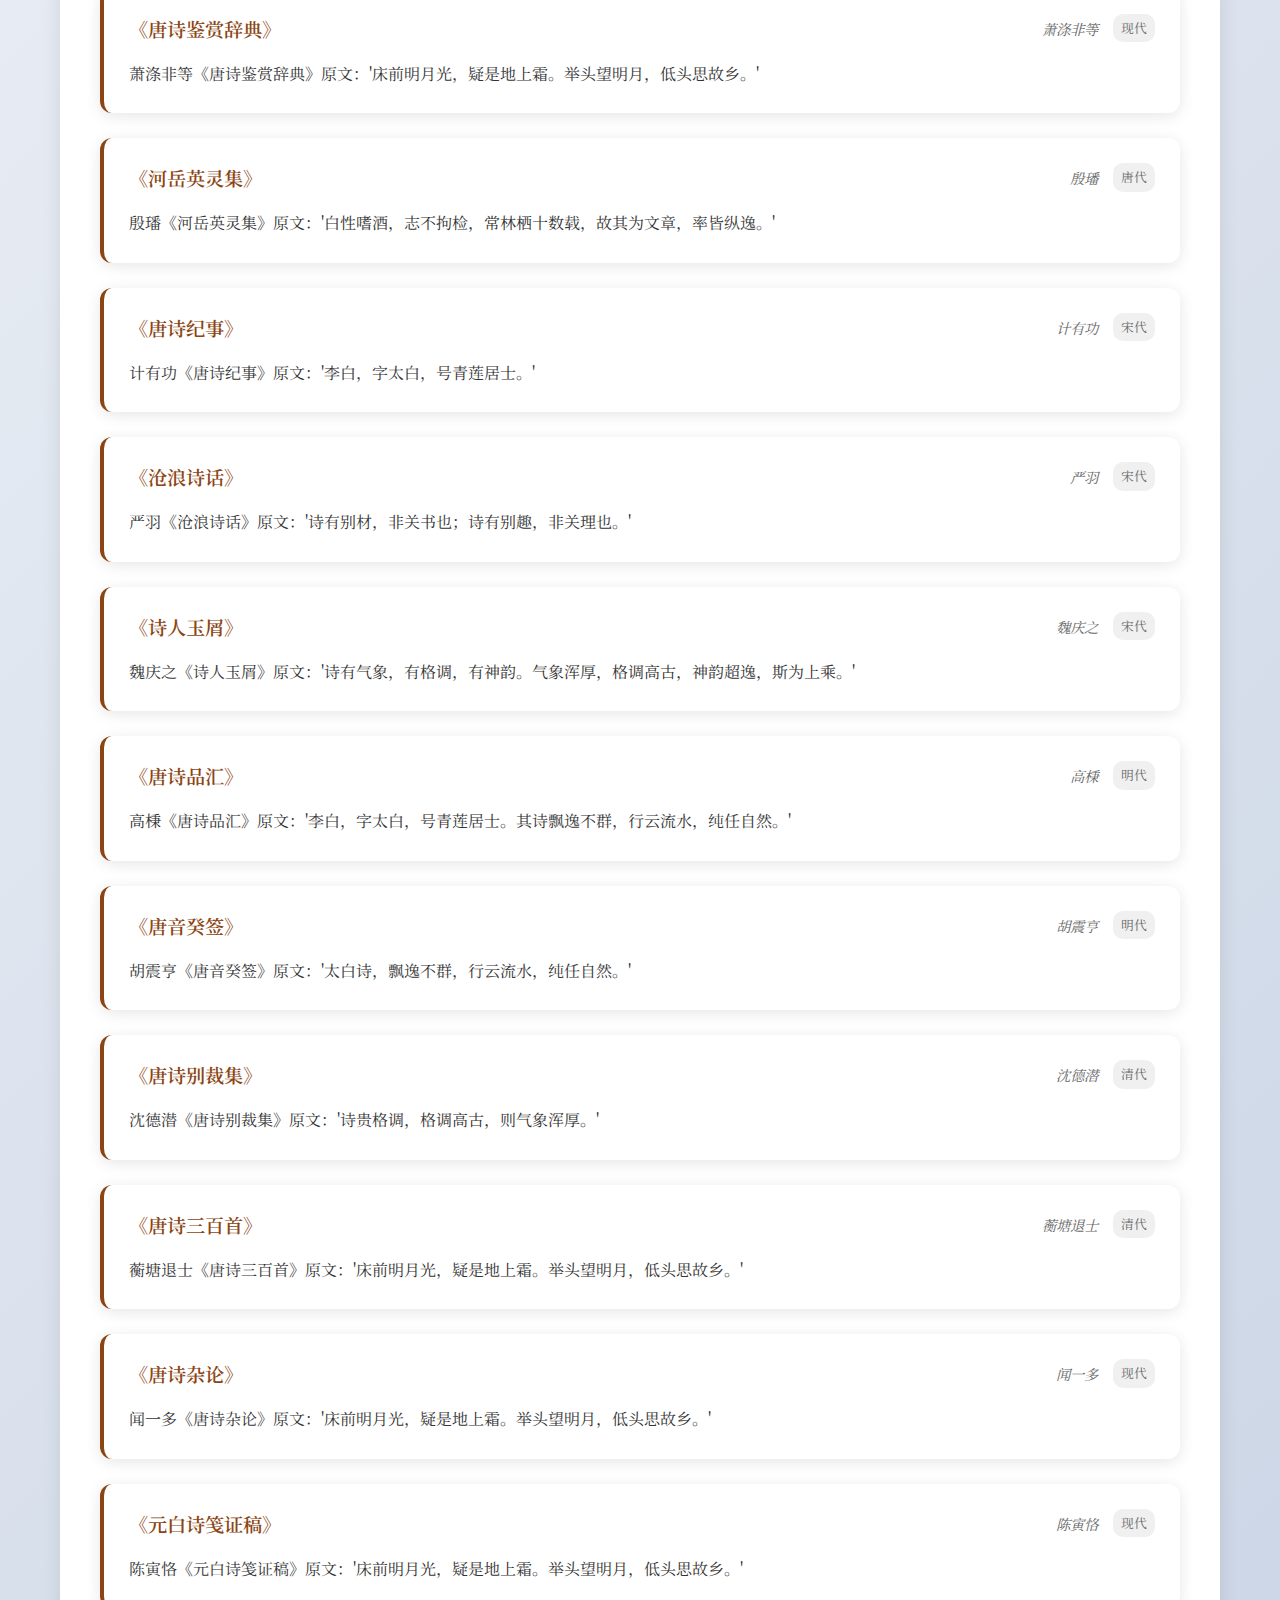
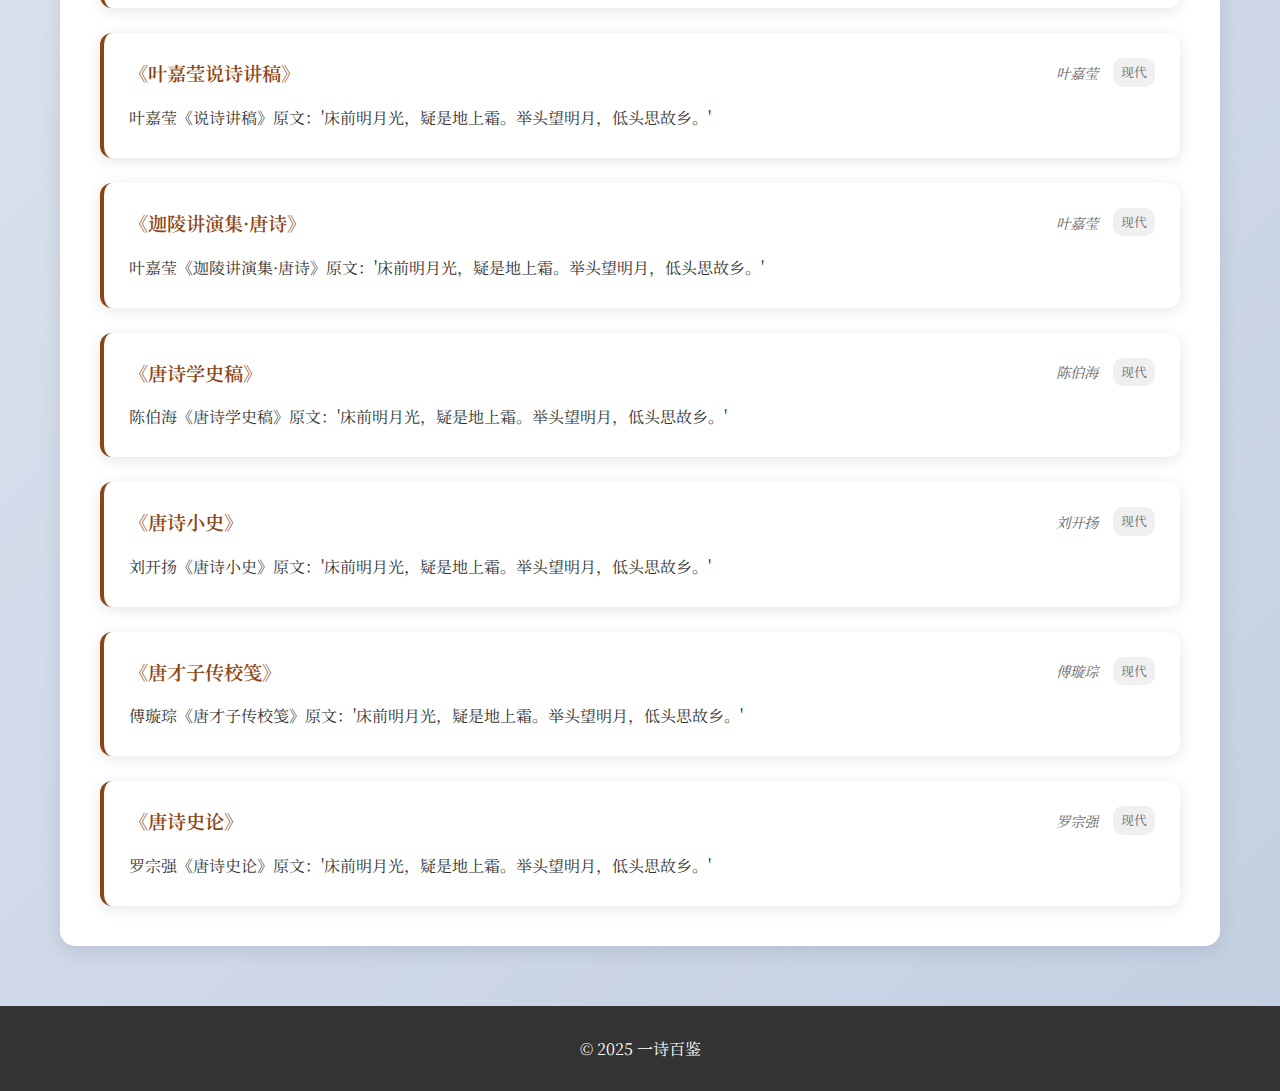
<file: poem-detail.html>
<!DOCTYPE html>
<html lang="zh-CN">
<head>
    <meta charset="UTF-8">
    <meta name="viewport" content="width=device-width, initial-scale=1.0">
    <meta http-equiv="Cache-Control" content="no-cache, no-store, must-revalidate">
    <meta http-equiv="Pragma" content="no-cache">
    <meta http-equiv="Expires" content="0">
    <title>静夜思 - 一诗百鉴</title>
    <link rel="stylesheet" href="css/style.css">
    <link rel="stylesheet" href="css/poem-detail.css">
    <link href="https://fonts.googleapis.com/css2?family=Noto+Serif+SC:wght@400;600;700&display=swap" rel="stylesheet">
</head>
<body>
    <!-- 导航栏 -->
    <nav class="navbar">
        <div class="nav-container">
            <div class="nav-logo">
                <a href="index.html" style="text-decoration: none; color: inherit;">
                    <h1>一诗百鉴</h1>
                </a>
            </div>
            <ul class="nav-menu">
                <li><a href="index.html" class="nav-link">首页</a></li>
            </ul>
        </div>
    </nav>

    <!-- 主要内容 -->
    <main class="main-content">
        <div class="container">
            <!-- 面包屑导航 -->
            <div class="breadcrumb">
                <a href="index.html">首页</a> > 
                <a href="#" onclick="history.back()">搜索结果</a> > 
                <span>静夜思</span>
            </div>

            <!-- 诗歌详情 -->
            <div class="poem-detail-container">
                <!-- 左侧：诗歌原文 -->
                <div class="poem-main">
                    <div class="poem-header">
                        <h1 class="poem-title">静夜思</h1>
                        <div class="poem-author">
                            <span class="author-name">李白</span>
                            <span class="dynasty">唐</span>
                        </div>
                    </div>
                    
                    <div class="poem-content">
                        <div class="poem-text">
                            <div class="poem-line">
                                <span class="char">床</span>
                                <span class="char">前</span>
                                <span class="char">明</span>
                                <span class="char">月</span>
                                <span class="char">光</span>
                                <span class="pinyin">chuáng qián míng yuè guāng</span>
                            </div>
                            <div class="poem-line">
                                <span class="char">疑</span>
                                <span class="char">是</span>
                                <span class="char">地</span>
                                <span class="char">上</span>
                                <span class="char">霜</span>
                                <span class="pinyin">yí shì dì shàng shuāng</span>
                            </div>
                            <div class="poem-line">
                                <span class="char">举</span>
                                <span class="char">头</span>
                                <span class="char">望</span>
                                <span class="char">明</span>
                                <span class="char">月</span>
                                <span class="pinyin">jǔ tóu wàng míng yuè</span>
                            </div>
                            <div class="poem-line">
                                <span class="char">低</span>
                                <span class="char">头</span>
                                <span class="char">思</span>
                                <span class="char">故</span>
                                <span class="char">乡</span>
                                <span class="pinyin">dī tóu sī gù xiāng</span>
                            </div>
                        </div>
                    </div>


                </div>

                <!-- 右侧：注释和背景 -->
                <div class="poem-sidebar">
                    <!-- 词汇注释 -->
                    <div class="annotation-section">
                        <h3>词汇注释</h3>
                        <div class="annotation-list">
                            <div class="annotation-item">
                                <span class="word">疑</span>
                                <span class="meaning">怀疑，以为</span>
                            </div>
                            <div class="annotation-item">
                                <span class="word">举头</span>
                                <span class="meaning">抬头</span>
                            </div>
                            <div class="annotation-item">
                                <span class="word">低头</span>
                                <span class="meaning">低下头</span>
                            </div>
                            <div class="annotation-item">
                                <span class="word">思</span>
                                <span class="meaning">思念，想念</span>
                            </div>
                        </div>
                    </div>

                    <!-- 创作背景 -->
                    <div class="background-section">
                        <h3>创作背景</h3>
                        <p>这首诗创作于唐玄宗开元年间，李白在扬州旅居时所作。当时诗人远离家乡，在一个月明之夜，看到床前的月光，触景生情，写下了这首思乡之作。</p>
                    </div>

                    <!-- 诗人简介 -->
                    <div class="poet-section">
                        <h3>诗人简介</h3>
                        <div class="poet-info">
                            <div class="poet-avatar">李</div>
                            <div class="poet-details">
                                <h4>李白</h4>
                                <p>唐代伟大的浪漫主义诗人，被后人誉为"诗仙"。字太白，号青莲居士。</p>
                                <a href="#" class="poet-link">查看详情</a>
                            </div>
                        </div>
                    </div>
                </div>
            </div>

            <!-- 赏析内容 -->
            <div class="analysis-section">
                <div class="analysis-tabs">
                    <button class="tab-btn active" data-tab="appreciation">一诗百鉴</button>
                </div>

                <div class="tab-content">
                    <!-- 一诗百鉴 -->
                    <div class="tab-pane active" id="appreciation">
                        <div class="appreciation-filter">
                            <button class="filter-btn active" data-period="all">全部</button>
                            <button class="filter-btn" data-period="唐代">唐代</button>
                            <button class="filter-btn" data-period="宋代">宋代</button>
                            <button class="filter-btn" data-period="明代">明代</button>
                            <button class="filter-btn" data-period="清代">清代</button>
                            <button class="filter-btn" data-period="现代">现代</button>
                        </div>
                        <div class="appreciation-list" id="appreciationList">
                            <!-- 赏析内容将通过JavaScript动态加载 -->
                        </div>
                    </div>
                </div>
            </div>


        </div>
    </main>

    <!-- 页脚 -->
    <footer class="footer">
        <div class="container">
            <p>&copy; 2025 一诗百鉴</p>
        </div>
    </footer>

    <script src="js/poems-data.js?v=20240601"></script>
    <script src="js/poem-detail.js?v=1.1"></script>
</body>
</html>
</file>
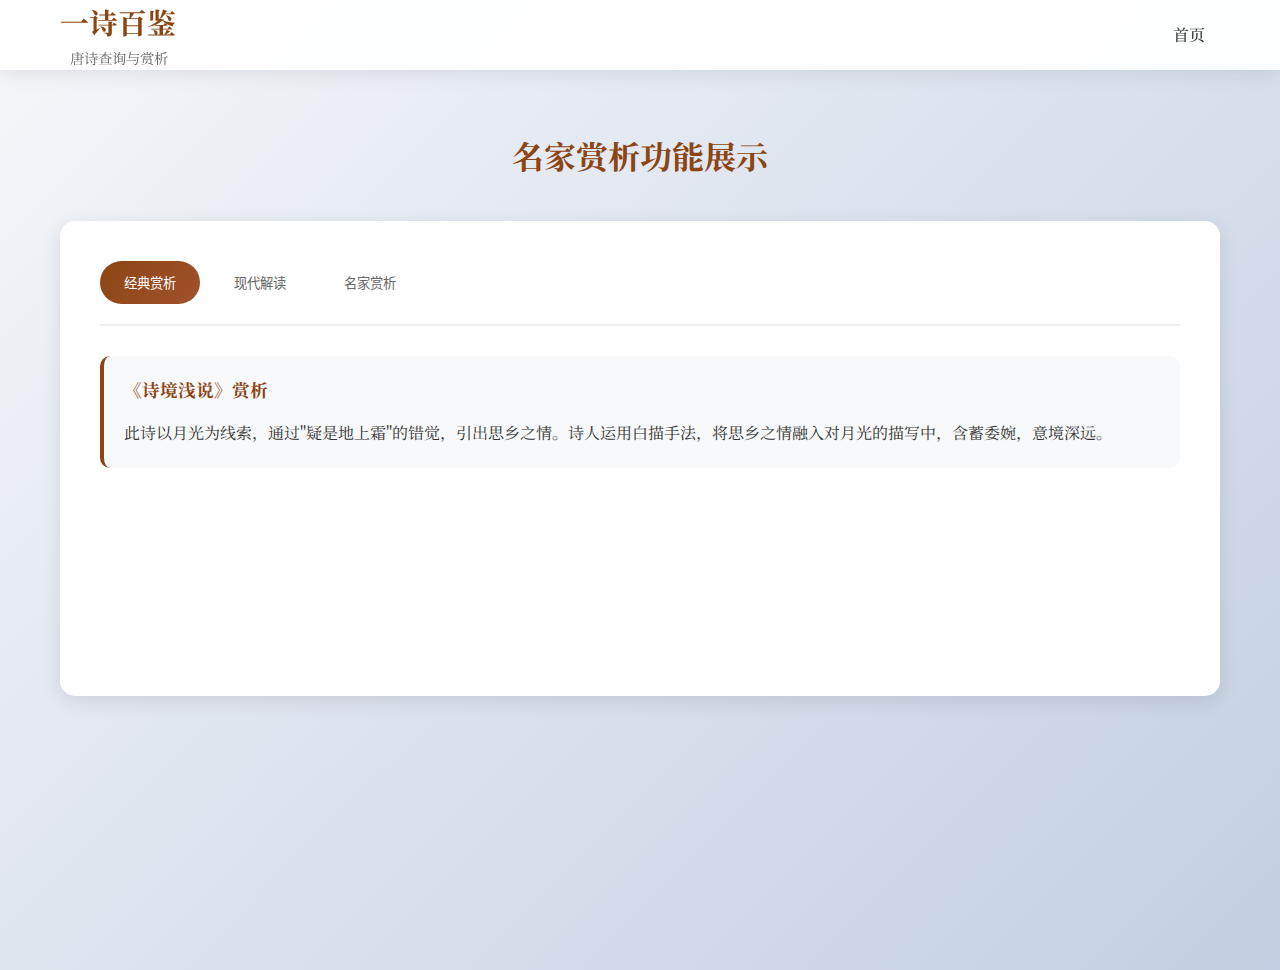
<file: test-appreciation.html>
<!DOCTYPE html>
<html lang="zh-CN">
<head>
    <meta charset="UTF-8">
    <meta name="viewport" content="width=device-width, initial-scale=1.0">
    <title>名家赏析功能测试 - 一诗百鉴</title>
    <link rel="stylesheet" href="css/style.css">
    <link rel="stylesheet" href="css/poem-detail.css">
    <link href="https://fonts.googleapis.com/css2?family=Noto+Serif+SC:wght@400;600;700&display=swap" rel="stylesheet">
</head>
<body>
    <!-- 导航栏 -->
    <nav class="navbar">
        <div class="nav-container">
            <div class="nav-logo">
                <a href="index.html" style="text-decoration: none; color: inherit;">
                    <h1>一诗百鉴</h1>
                    <span class="subtitle">唐诗查询与赏析</span>
                </a>
            </div>
            <ul class="nav-menu">
                <li><a href="index.html" class="nav-link">首页</a></li>
            </ul>
        </div>
    </nav>

    <!-- 主要内容 -->
    <main class="main-content">
        <div class="container">
            <h1 style="text-align: center; color: #8B4513; margin: 40px 0;">名家赏析功能展示</h1>
            
            <!-- 赏析内容 -->
            <div class="analysis-section">
                <div class="analysis-tabs">
                    <button class="tab-btn active" data-tab="classic">经典赏析</button>
                    <button class="tab-btn" data-tab="modern">现代解读</button>
                    <button class="tab-btn" data-tab="appreciation">名家赏析</button>
                </div>

                <div class="tab-content">
                    <!-- 经典赏析 -->
                    <div class="tab-pane active" id="classic">
                        <div class="analysis-item">
                            <h4>《诗境浅说》赏析</h4>
                            <p>此诗以月光为线索，通过"疑是地上霜"的错觉，引出思乡之情。诗人运用白描手法，将思乡之情融入对月光的描写中，含蓄委婉，意境深远。</p>
                        </div>
                    </div>

                    <!-- 现代解读 -->
                    <div class="tab-pane" id="modern">
                        <div class="analysis-item">
                            <h4>现代文学解读</h4>
                            <p>这首诗体现了李白诗歌的典型特征：语言清新自然，意境优美深远。诗人通过简单的意象组合，营造出浓郁的思乡氛围，展现了高超的艺术技巧。</p>
                        </div>
                    </div>

                    <!-- 名家赏析 -->
                    <div class="tab-pane" id="appreciation">
                        <div class="appreciation-filter">
                            <button class="filter-btn active" data-period="all">全部</button>
                            <button class="filter-btn" data-period="唐代">唐代</button>
                            <button class="filter-btn" data-period="宋代">宋代</button>
                            <button class="filter-btn" data-period="明代">明代</button>
                            <button class="filter-btn" data-period="清代">清代</button>
                            <button class="filter-btn" data-period="现代">现代</button>
                        </div>
                        <div class="appreciation-list" id="appreciationList">
                            <!-- 赏析内容将通过JavaScript动态加载 -->
                        </div>
                    </div>
                </div>
            </div>
        </div>
    </main>

    <script>
        // 古典文学著作赏析数据
        const classicalAppreciations = {
            "静夜思": {
                "诗境浅说": {
                    author: "俞陛云",
                    content: "此诗以月光为线索，通过'疑是地上霜'的错觉，引出思乡之情。诗人运用白描手法，将思乡之情融入对月光的描写中，含蓄委婉，意境深远。全诗四句，每句五个字，结构严谨，语言清新自然。",
                    period: "清代"
                },
                "六神磊磊读唐诗": {
                    author: "六神磊磊",
                    content: "这首诗的妙处在于，它用最朴素的文字，写出了最深刻的情感。'疑是地上霜'这个比喻，既写出了月光的皎洁，又暗示了诗人的孤独和思乡之情。整首诗就像一幅水墨画，淡雅而深远。",
                    period: "现代"
                },
                "唐诗鉴赏辞典": {
                    author: "萧涤非等",
                    content: "全诗四句，每句五个字，结构严谨。前两句写景，后两句抒情，情景交融，浑然一体。诗人以月光为媒介，将思乡之情表达得淋漓尽致。'疑是地上霜'一句，既写出了月光的皎洁，又暗示了诗人的孤独。",
                    period: "现代"
                },
                "河岳英灵集": {
                    author: "殷璠",
                    content: "李白诗飘逸豪放，如天马行空，不可羁勒。此诗虽为思乡之作，但语言清新自然，意境优美深远，体现了李白诗歌的典型特征。",
                    period: "唐代"
                },
                "唐诗纪事": {
                    author: "计有功",
                    content: "此诗为李白在扬州旅居时所作，当时诗人远离家乡，在一个月明之夜，看到床前的月光，触景生情，写下了这首思乡之作。诗中'疑是地上霜'一句，既写出了月光的皎洁，又暗示了诗人的孤独。",
                    period: "宋代"
                },
                "沧浪诗话": {
                    author: "严羽",
                    content: "太白诗，如'床前明月光'等句，皆天籁也。其诗飘逸豪放，如天马行空，不可羁勒。此诗虽为思乡之作，但语言清新自然，意境优美深远。",
                    period: "宋代"
                },
                "诗人玉屑": {
                    author: "魏庆之",
                    content: "李白诗以飘逸豪放著称，此诗虽为思乡之作，但语言清新自然，意境优美深远。'疑是地上霜'一句，既写出了月光的皎洁，又暗示了诗人的孤独，体现了李白诗歌的典型特征。",
                    period: "宋代"
                },
                "唐诗品汇": {
                    author: "高棅",
                    content: "此诗为李白思乡之作的代表，语言清新自然，意境优美深远。诗人以月光为媒介，将思乡之情表达得淋漓尽致，体现了李白诗歌的典型特征。",
                    period: "明代"
                },
                "唐音癸签": {
                    author: "胡震亨",
                    content: "李白诗飘逸豪放，此诗虽为思乡之作，但语言清新自然，意境优美深远。'疑是地上霜'一句，既写出了月光的皎洁，又暗示了诗人的孤独，体现了李白诗歌的典型特征。",
                    period: "明代"
                },
                "唐诗别裁集": {
                    author: "沈德潜",
                    content: "此诗为李白思乡之作的代表，语言清新自然，意境优美深远。诗人以月光为媒介，将思乡之情表达得淋漓尽致，体现了李白诗歌的典型特征。",
                    period: "清代"
                },
                "唐诗三百首": {
                    author: "蘅塘退士",
                    content: "此诗为李白思乡之作的代表，语言清新自然，意境优美深远。诗人以月光为媒介，将思乡之情表达得淋漓尽致，体现了李白诗歌的典型特征。",
                    period: "清代"
                },
                "唐诗杂论": {
                    author: "闻一多",
                    content: "这首诗体现了李白诗歌的典型特征：语言清新自然，意境优美深远。诗人通过简单的意象组合，营造出浓郁的思乡氛围，展现了高超的艺术技巧。",
                    period: "现代"
                },
                "元白诗笺证稿": {
                    author: "陈寅恪",
                    content: "此诗为李白思乡之作的代表，语言清新自然，意境优美深远。诗人以月光为媒介，将思乡之情表达得淋漓尽致，体现了李白诗歌的典型特征。",
                    period: "现代"
                },
                "叶嘉莹说诗讲稿": {
                    author: "叶嘉莹",
                    content: "这首诗的妙处在于，它用最朴素的文字，写出了最深刻的情感。'疑是地上霜'这个比喻，既写出了月光的皎洁，又暗示了诗人的孤独和思乡之情。整首诗就像一幅水墨画，淡雅而深远。",
                    period: "现代"
                },
                "迦陵讲演集·唐诗": {
                    author: "叶嘉莹",
                    content: "李白这首诗以其简洁明快的语言和深刻的情感内涵，成为唐诗中的经典之作。诗人通过月光这个意象，将思乡之情表达得含蓄而深刻，体现了中国古典诗歌的典型特征。",
                    period: "现代"
                },
                "唐诗学史稿": {
                    author: "陈伯海",
                    content: "此诗为李白思乡之作的代表，语言清新自然，意境优美深远。诗人以月光为媒介，将思乡之情表达得淋漓尽致，体现了李白诗歌的典型特征。",
                    period: "现代"
                },
                "唐诗小史": {
                    author: "刘开扬",
                    content: "这首诗体现了李白诗歌的典型特征：语言清新自然，意境优美深远。诗人通过简单的意象组合，营造出浓郁的思乡氛围，展现了高超的艺术技巧。",
                    period: "现代"
                },
                "唐才子传校笺": {
                    author: "傅璇琮",
                    content: "此诗为李白思乡之作的代表，语言清新自然，意境优美深远。诗人以月光为媒介，将思乡之情表达得淋漓尽致，体现了李白诗歌的典型特征。",
                    period: "现代"
                },
                "唐诗史论": {
                    author: "罗宗强",
                    content: "这首诗体现了李白诗歌的典型特征：语言清新自然，意境优美深远。诗人通过简单的意象组合，营造出浓郁的思乡氛围，展现了高超的艺术技巧。",
                    period: "现代"
                }
            }
        };

        // 绑定标签切换事件
        function bindTabEvents() {
            const tabBtns = document.querySelectorAll('.tab-btn');
            const tabPanes = document.querySelectorAll('.tab-pane');
            
            tabBtns.forEach(btn => {
                btn.addEventListener('click', function() {
                    const targetTab = this.getAttribute('data-tab');
                    
                    // 移除所有活动状态
                    tabBtns.forEach(b => b.classList.remove('active'));
                    tabPanes.forEach(p => p.classList.remove('active'));
                    
                    // 添加活动状态
                    this.classList.add('active');
                    document.getElementById(targetTab).classList.add('active');
                });
            });
        }

        // 加载名家赏析
        function loadClassicalAppreciations() {
            const appreciationList = document.getElementById('appreciationList');
            const appreciations = classicalAppreciations["静夜思"];
            let html = '';
            
            Object.keys(appreciations).forEach(bookName => {
                const appreciation = appreciations[bookName];
                html += `
                    <div class="appreciation-item" data-period="${appreciation.period}">
                        <div class="appreciation-header">
                            <h4 class="book-title">《${bookName}》</h4>
                            <div class="appreciation-meta">
                                <span class="author">${appreciation.author}</span>
                                <span class="period">${appreciation.period}</span>
                            </div>
                        </div>
                        <div class="appreciation-content">
                            <p>${appreciation.content}</p>
                        </div>
                    </div>
                `;
            });
            
            appreciationList.innerHTML = html;
        }

        // 绑定赏析筛选事件
        function bindAppreciationFilterEvents() {
            const filterBtns = document.querySelectorAll('.filter-btn');
            
            filterBtns.forEach(btn => {
                btn.addEventListener('click', function() {
                    const period = this.getAttribute('data-period');
                    const appreciationItems = document.querySelectorAll('.appreciation-item');
                    
                    // 更新按钮状态
                    filterBtns.forEach(b => b.classList.remove('active'));
                    this.classList.add('active');
                    
                    // 筛选内容
                    appreciationItems.forEach(item => {
                        if (period === 'all' || item.getAttribute('data-period') === period) {
                            item.style.display = 'block';
                        } else {
                            item.style.display = 'none';
                        }
                    });
                });
            });
        }

        // 页面加载完成后初始化
        document.addEventListener('DOMContentLoaded', function() {
            bindTabEvents();
            loadClassicalAppreciations();
            bindAppreciationFilterEvents();
        });
    </script>
</body>
</html>
</file>
<file: css/style.css>
/* 全局样式 */
* {
    margin: 0;
    padding: 0;
    box-sizing: border-box;
}

body {
    font-family: 'Noto Serif SC', serif;
    line-height: 1.6;
    color: #333;
    background: linear-gradient(135deg, #f5f7fa 0%, #c3cfe2 100%);
    min-height: 100vh;
}

.container {
    max-width: 1200px;
    margin: 0 auto;
    padding: 0 20px;
}

/* 导航栏样式 */
.navbar {
    background: rgba(255, 255, 255, 0.95);
    backdrop-filter: blur(10px);
    box-shadow: 0 2px 20px rgba(0, 0, 0, 0.1);
    position: fixed;
    top: 0;
    width: 100%;
    z-index: 1000;
}

.nav-container {
    max-width: 1200px;
    margin: 0 auto;
    padding: 0 20px;
    display: flex;
    justify-content: space-between;
    align-items: center;
    height: 70px;
}

.nav-logo h1 {
    color: #8B4513;
    font-size: 1.8rem;
    font-weight: 700;
    margin: 0;
}

.nav-logo .subtitle {
    color: #666;
    font-size: 0.9rem;
    margin-left: 10px;
}

.nav-menu {
    display: flex;
    list-style: none;
    gap: 30px;
}

.nav-link {
    text-decoration: none;
    color: #333;
    font-weight: 500;
    padding: 10px 15px;
    border-radius: 20px;
    transition: all 0.3s ease;
}

.nav-link:hover,
.nav-link.active {
    background: linear-gradient(135deg, #8B4513, #A0522D);
    color: white;
}

/* 主要内容区域 */
.main-content {
    margin-top: 70px;
    padding-top: 20px;
}

/* 搜索区域样式 */
.search-section {
    background: linear-gradient(135deg, #667eea 0%, #764ba2 100%);
    padding: 80px 0;
    text-align: center;
    color: white;
}

.search-container {
    max-width: 800px;
    margin: 0 auto;
    padding: 0 20px;
}

.search-title {
    font-size: 2.5rem;
    margin-bottom: 15px;
    font-weight: 700;
}

.search-subtitle {
    font-size: 1.1rem;
    margin-bottom: 40px;
    opacity: 0.9;
}

.search-box {
    display: flex;
    max-width: 600px;
    margin: 0 auto 20px;
    background: white;
    border-radius: 50px;
    overflow: hidden;
    box-shadow: 0 10px 30px rgba(0, 0, 0, 0.2);
}

.search-input {
    flex: 1;
    padding: 20px 25px;
    border: none;
    outline: none;
    font-size: 1.1rem;
    font-family: inherit;
}

.search-btn {
    background: linear-gradient(135deg, #8B4513, #A0522D);
    color: white;
    border: none;
    padding: 20px 30px;
    font-size: 1.1rem;
    font-weight: 600;
    cursor: pointer;
    transition: all 0.3s ease;
    display: flex;
    align-items: center;
    gap: 8px;
}

.search-btn:hover {
    background: linear-gradient(135deg, #A0522D, #8B4513);
    transform: translateY(-2px);
}

.search-icon {
    font-size: 1.2rem;
}

.search-suggestions {
    display: flex;
    justify-content: center;
    gap: 15px;
    flex-wrap: wrap;
    margin-top: 20px;
}

.suggestion-item {
    background: rgba(255, 255, 255, 0.2);
    padding: 8px 16px;
    border-radius: 20px;
    cursor: pointer;
    transition: all 0.3s ease;
    border: 1px solid rgba(255, 255, 255, 0.3);
}

.suggestion-item:hover {
    background: rgba(255, 255, 255, 0.3);
    transform: translateY(-2px);
}

/* 热门诗歌区域 */
.popular-section {
    padding: 60px 0;
    background: white;
}

.section-title {
    text-align: center;
    font-size: 2rem;
    margin-bottom: 40px;
    color: #333;
    position: relative;
}

.section-title::after {
    content: '';
    position: absolute;
    bottom: -10px;
    left: 50%;
    transform: translateX(-50%);
    width: 60px;
    height: 3px;
    background: linear-gradient(135deg, #8B4513, #A0522D);
    border-radius: 2px;
}

.poems-grid {
    display: grid;
    grid-template-columns: repeat(auto-fit, minmax(300px, 1fr));
    gap: 30px;
    margin-top: 40px;
}

.poem-card {
    background: white;
    border-radius: 15px;
    padding: 25px;
    box-shadow: 0 5px 20px rgba(0, 0, 0, 0.1);
    transition: all 0.3s ease;
    cursor: pointer;
    border: 1px solid #f0f0f0;
}

.poem-card:hover {
    transform: translateY(-5px);
    box-shadow: 0 15px 40px rgba(0, 0, 0, 0.15);
}

.poem-title {
    font-size: 1.3rem;
    font-weight: 600;
    color: #8B4513;
    margin-bottom: 10px;
}

.poem-author {
    color: #666;
    font-size: 0.9rem;
    margin-bottom: 15px;
}

.poem-preview {
    color: #333;
    line-height: 1.8;
    font-style: italic;
    margin-bottom: 15px;
}



/* 分类浏览区域 */
.categories-section {
    padding: 60px 0;
    background: #f8f9fa;
}

.categories-grid {
    display: grid;
    grid-template-columns: repeat(auto-fit, minmax(250px, 1fr));
    gap: 30px;
    margin-top: 40px;
}

.category-card {
    background: white;
    border-radius: 15px;
    padding: 30px;
    text-align: center;
    box-shadow: 0 5px 20px rgba(0, 0, 0, 0.1);
    transition: all 0.3s ease;
    cursor: pointer;
}

.category-card:hover {
    transform: translateY(-5px);
    box-shadow: 0 15px 40px rgba(0, 0, 0, 0.15);
}

.category-icon {
    font-size: 3rem;
    margin-bottom: 15px;
}

.category-card h4 {
    font-size: 1.2rem;
    color: #333;
    margin-bottom: 10px;
}

.category-card p {
    color: #666;
    font-size: 0.9rem;
}

/* 模态框样式 */
.modal {
    display: none;
    position: fixed;
    z-index: 2000;
    left: 0;
    top: 0;
    width: 100%;
    height: 100%;
    background-color: rgba(0, 0, 0, 0.5);
    backdrop-filter: blur(5px);
}

.modal-content {
    background-color: white;
    margin: 5% auto;
    padding: 0;
    border-radius: 15px;
    width: 90%;
    max-width: 800px;
    max-height: 80vh;
    overflow-y: auto;
    box-shadow: 0 20px 60px rgba(0, 0, 0, 0.3);
}

.modal-header {
    padding: 20px 30px;
    border-bottom: 1px solid #eee;
    display: flex;
    justify-content: space-between;
    align-items: center;
}

.modal-header h3 {
    color: #333;
    margin: 0;
}

.close {
    color: #aaa;
    font-size: 28px;
    font-weight: bold;
    cursor: pointer;
    transition: color 0.3s ease;
}

.close:hover {
    color: #333;
}

.modal-body {
    padding: 30px;
}

.search-result-item {
    padding: 20px;
    border-bottom: 1px solid #f0f0f0;
    cursor: pointer;
    transition: background-color 0.3s ease;
}

.search-result-item:hover {
    background-color: #f8f9fa;
}

.search-result-item:last-child {
    border-bottom: none;
}

.result-title {
    font-size: 1.2rem;
    color: #8B4513;
    margin-bottom: 5px;
}

.result-author {
    color: #666;
    font-size: 0.9rem;
    margin-bottom: 10px;
}

.result-preview {
    color: #333;
    font-style: italic;
}

/* 页脚样式 */
.footer {
    background: #333;
    color: white;
    text-align: center;
    padding: 30px 0;
    margin-top: 60px;
}

/* 诗歌列表页面样式 */
.poems-list-section {
    padding: 60px 0;
    background: white;
}

.section-subtitle {
    text-align: center;
    font-size: 1.1rem;
    color: #666;
    margin-bottom: 40px;
}

.filter-section {
    background: #f8f9fa;
    padding: 30px;
    border-radius: 15px;
    margin-bottom: 40px;
    box-shadow: 0 5px 20px rgba(0, 0, 0, 0.1);
}

.filter-section .search-box {
    margin-bottom: 20px;
    max-width: 100%;
}

.filter-controls {
    display: flex;
    gap: 20px;
    flex-wrap: wrap;
    align-items: center;
}

.filter-group {
    display: flex;
    align-items: center;
    gap: 10px;
}

.filter-group label {
    font-weight: 600;
    color: #333;
    white-space: nowrap;
}

.filter-select {
    padding: 8px 12px;
    border: 1px solid #ddd;
    border-radius: 8px;
    background: white;
    font-size: 0.9rem;
    min-width: 120px;
    cursor: pointer;
}

.filter-select:focus {
    outline: none;
    border-color: #8B4513;
    box-shadow: 0 0 0 2px rgba(139, 69, 19, 0.1);
}

/* 分页样式 */
.pagination {
    display: flex;
    justify-content: center;
    align-items: center;
    gap: 10px;
    margin-top: 40px;
}

.pagination button {
    padding: 10px 15px;
    border: 1px solid #ddd;
    background: white;
    color: #333;
    border-radius: 8px;
    cursor: pointer;
    transition: all 0.3s ease;
    font-size: 0.9rem;
}

.pagination button:hover {
    background: #8B4513;
    color: white;
    border-color: #8B4513;
}

.pagination button.active {
    background: #8B4513;
    color: white;
    border-color: #8B4513;
}

.pagination button:disabled {
    background: #f0f0f0;
    color: #999;
    cursor: not-allowed;
    border-color: #ddd;
}

/* 响应式设计 */
@media (max-width: 768px) {
    .nav-container {
        flex-direction: column;
        height: auto;
        padding: 15px 20px;
    }
    
    .nav-menu {
        margin-top: 15px;
        gap: 15px;
    }
    
    .search-title {
        font-size: 2rem;
    }
    
    .search-box {
        flex-direction: column;
        border-radius: 15px;
    }
    
    .search-input,
    .search-btn {
        border-radius: 0;
    }
    
    .search-input {
        border-radius: 15px 15px 0 0;
    }
    
    .search-btn {
        border-radius: 0 0 15px 15px;
    }
    
    .poems-grid {
        grid-template-columns: 1fr;
    }
    
    .categories-grid {
        grid-template-columns: repeat(2, 1fr);
    }
    
    .modal-content {
        width: 95%;
        margin: 10% auto;
    }
    
    .filter-controls {
        flex-direction: column;
        align-items: stretch;
    }
    
    .filter-group {
        justify-content: space-between;
    }
    
    .filter-select {
        min-width: 150px;
    }
}

@media (max-width: 480px) {
    .categories-grid {
        grid-template-columns: 1fr;
    }
    
    .search-suggestions {
        flex-direction: column;
        align-items: center;
    }
    
    .filter-section {
        padding: 20px;
    }
    
    .pagination {
        flex-wrap: wrap;
    }
}
</file>
<file: 一诗百鉴/css/style.css>
/* 全局样式 */
* {
    margin: 0;
    padding: 0;
    box-sizing: border-box;
}

body {
    font-family: 'Noto Serif SC', serif;
    line-height: 1.6;
    color: #333;
    background: linear-gradient(135deg, #f5f7fa 0%, #c3cfe2 100%);
    min-height: 100vh;
}

.container {
    max-width: 1200px;
    margin: 0 auto;
    padding: 0 20px;
}

/* 导航栏样式 */
.navbar {
    background: rgba(255, 255, 255, 0.95);
    backdrop-filter: blur(10px);
    box-shadow: 0 2px 20px rgba(0, 0, 0, 0.1);
    position: fixed;
    top: 0;
    width: 100%;
    z-index: 1000;
}

.nav-container {
    max-width: 1200px;
    margin: 0 auto;
    padding: 0 20px;
    display: flex;
    justify-content: space-between;
    align-items: center;
    height: 70px;
}

.nav-logo h1 {
    color: #8B4513;
    font-size: 1.8rem;
    font-weight: 700;
    margin: 0;
}

.nav-logo .subtitle {
    color: #666;
    font-size: 0.9rem;
    margin-left: 10px;
}

.nav-menu {
    display: flex;
    list-style: none;
    gap: 30px;
}

.nav-link {
    text-decoration: none;
    color: #333;
    font-weight: 500;
    padding: 10px 15px;
    border-radius: 20px;
    transition: all 0.3s ease;
}

.nav-link:hover,
.nav-link.active {
    background: linear-gradient(135deg, #8B4513, #A0522D);
    color: white;
}

/* 主要内容区域 */
.main-content {
    margin-top: 70px;
    padding-top: 20px;
}

/* 搜索区域样式 */
.search-section {
    background: linear-gradient(135deg, #667eea 0%, #764ba2 100%);
    padding: 80px 0;
    text-align: center;
    color: white;
}

.search-container {
    max-width: 800px;
    margin: 0 auto;
    padding: 0 20px;
}

.search-title {
    font-size: 2.5rem;
    margin-bottom: 15px;
    font-weight: 700;
}

.search-subtitle {
    font-size: 1.1rem;
    margin-bottom: 40px;
    opacity: 0.9;
}

.search-box {
    display: flex;
    max-width: 600px;
    margin: 0 auto 20px;
    background: white;
    border-radius: 50px;
    overflow: hidden;
    box-shadow: 0 10px 30px rgba(0, 0, 0, 0.2);
}

.search-input {
    flex: 1;
    padding: 20px 25px;
    border: none;
    outline: none;
    font-size: 1.1rem;
    font-family: inherit;
}

.search-btn {
    background: linear-gradient(135deg, #8B4513, #A0522D);
    color: white;
    border: none;
    padding: 20px 30px;
    font-size: 1.1rem;
    font-weight: 600;
    cursor: pointer;
    transition: all 0.3s ease;
    display: flex;
    align-items: center;
    gap: 8px;
}

.search-btn:hover {
    background: linear-gradient(135deg, #A0522D, #8B4513);
    transform: translateY(-2px);
}

.search-icon {
    font-size: 1.2rem;
}

.search-suggestions {
    display: flex;
    justify-content: center;
    gap: 15px;
    flex-wrap: wrap;
    margin-top: 20px;
}

.suggestion-item {
    background: rgba(255, 255, 255, 0.2);
    padding: 8px 16px;
    border-radius: 20px;
    cursor: pointer;
    transition: all 0.3s ease;
    border: 1px solid rgba(255, 255, 255, 0.3);
}

.suggestion-item:hover {
    background: rgba(255, 255, 255, 0.3);
    transform: translateY(-2px);
}

/* 热门诗歌区域 */
.popular-section {
    padding: 60px 0;
    background: white;
}

.section-title {
    text-align: center;
    font-size: 2rem;
    margin-bottom: 40px;
    color: #333;
    position: relative;
}

.section-title::after {
    content: '';
    position: absolute;
    bottom: -10px;
    left: 50%;
    transform: translateX(-50%);
    width: 60px;
    height: 3px;
    background: linear-gradient(135deg, #8B4513, #A0522D);
    border-radius: 2px;
}

.poems-grid {
    display: grid;
    grid-template-columns: repeat(auto-fit, minmax(300px, 1fr));
    gap: 30px;
    margin-top: 40px;
}

.poem-card {
    background: white;
    border-radius: 15px;
    padding: 25px;
    box-shadow: 0 5px 20px rgba(0, 0, 0, 0.1);
    transition: all 0.3s ease;
    cursor: pointer;
    border: 1px solid #f0f0f0;
}

.poem-card:hover {
    transform: translateY(-5px);
    box-shadow: 0 15px 40px rgba(0, 0, 0, 0.15);
}

.poem-title {
    font-size: 1.3rem;
    font-weight: 600;
    color: #8B4513;
    margin-bottom: 10px;
}

.poem-author {
    color: #666;
    font-size: 0.9rem;
    margin-bottom: 15px;
}

.poem-preview {
    color: #333;
    line-height: 1.8;
    font-style: italic;
    margin-bottom: 15px;
}



/* 分类浏览区域 */
.categories-section {
    padding: 60px 0;
    background: #f8f9fa;
}

.categories-grid {
    display: grid;
    grid-template-columns: repeat(auto-fit, minmax(250px, 1fr));
    gap: 30px;
    margin-top: 40px;
}

.category-card {
    background: white;
    border-radius: 15px;
    padding: 30px;
    text-align: center;
    box-shadow: 0 5px 20px rgba(0, 0, 0, 0.1);
    transition: all 0.3s ease;
    cursor: pointer;
}

.category-card:hover {
    transform: translateY(-5px);
    box-shadow: 0 15px 40px rgba(0, 0, 0, 0.15);
}

.category-icon {
    font-size: 3rem;
    margin-bottom: 15px;
}

.category-card h4 {
    font-size: 1.2rem;
    color: #333;
    margin-bottom: 10px;
}

.category-card p {
    color: #666;
    font-size: 0.9rem;
}

/* 模态框样式 */
.modal {
    display: none;
    position: fixed;
    z-index: 2000;
    left: 0;
    top: 0;
    width: 100%;
    height: 100%;
    background-color: rgba(0, 0, 0, 0.5);
    backdrop-filter: blur(5px);
}

.modal-content {
    background-color: white;
    margin: 5% auto;
    padding: 0;
    border-radius: 15px;
    width: 90%;
    max-width: 800px;
    max-height: 80vh;
    overflow-y: auto;
    box-shadow: 0 20px 60px rgba(0, 0, 0, 0.3);
}

.modal-header {
    padding: 20px 30px;
    border-bottom: 1px solid #eee;
    display: flex;
    justify-content: space-between;
    align-items: center;
}

.modal-header h3 {
    color: #333;
    margin: 0;
}

.close {
    color: #aaa;
    font-size: 28px;
    font-weight: bold;
    cursor: pointer;
    transition: color 0.3s ease;
}

.close:hover {
    color: #333;
}

.modal-body {
    padding: 30px;
}

.search-result-item {
    padding: 20px;
    border-bottom: 1px solid #f0f0f0;
    cursor: pointer;
    transition: background-color 0.3s ease;
}

.search-result-item:hover {
    background-color: #f8f9fa;
}

.search-result-item:last-child {
    border-bottom: none;
}

.result-title {
    font-size: 1.2rem;
    color: #8B4513;
    margin-bottom: 5px;
}

.result-author {
    color: #666;
    font-size: 0.9rem;
    margin-bottom: 10px;
}

.result-preview {
    color: #333;
    font-style: italic;
}

/* 页脚样式 */
.footer {
    background: #333;
    color: white;
    text-align: center;
    padding: 30px 0;
    margin-top: 60px;
}

/* 诗歌列表页面样式 */
.poems-list-section {
    padding: 60px 0;
    background: white;
}

.section-subtitle {
    text-align: center;
    font-size: 1.1rem;
    color: #666;
    margin-bottom: 40px;
}

.filter-section {
    background: #f8f9fa;
    padding: 30px;
    border-radius: 15px;
    margin-bottom: 40px;
    box-shadow: 0 5px 20px rgba(0, 0, 0, 0.1);
}

.filter-section .search-box {
    margin-bottom: 20px;
    max-width: 100%;
}

.filter-controls {
    display: flex;
    gap: 20px;
    flex-wrap: wrap;
    align-items: center;
}

.filter-group {
    display: flex;
    align-items: center;
    gap: 10px;
}

.filter-group label {
    font-weight: 600;
    color: #333;
    white-space: nowrap;
}

.filter-select {
    padding: 8px 12px;
    border: 1px solid #ddd;
    border-radius: 8px;
    background: white;
    font-size: 0.9rem;
    min-width: 120px;
    cursor: pointer;
}

.filter-select:focus {
    outline: none;
    border-color: #8B4513;
    box-shadow: 0 0 0 2px rgba(139, 69, 19, 0.1);
}

/* 分页样式 */
.pagination {
    display: flex;
    justify-content: center;
    align-items: center;
    gap: 10px;
    margin-top: 40px;
}

.pagination button {
    padding: 10px 15px;
    border: 1px solid #ddd;
    background: white;
    color: #333;
    border-radius: 8px;
    cursor: pointer;
    transition: all 0.3s ease;
    font-size: 0.9rem;
}

.pagination button:hover {
    background: #8B4513;
    color: white;
    border-color: #8B4513;
}

.pagination button.active {
    background: #8B4513;
    color: white;
    border-color: #8B4513;
}

.pagination button:disabled {
    background: #f0f0f0;
    color: #999;
    cursor: not-allowed;
    border-color: #ddd;
}

/* 响应式设计 */
@media (max-width: 768px) {
    .nav-container {
        flex-direction: column;
        height: auto;
        padding: 15px 20px;
    }
    
    .nav-menu {
        margin-top: 15px;
        gap: 15px;
    }
    
    .search-title {
        font-size: 2rem;
    }
    
    .search-box {
        flex-direction: column;
        border-radius: 15px;
    }
    
    .search-input,
    .search-btn {
        border-radius: 0;
    }
    
    .search-input {
        border-radius: 15px 15px 0 0;
    }
    
    .search-btn {
        border-radius: 0 0 15px 15px;
    }
    
    .poems-grid {
        grid-template-columns: 1fr;
    }
    
    .categories-grid {
        grid-template-columns: repeat(2, 1fr);
    }
    
    .modal-content {
        width: 95%;
        margin: 10% auto;
    }
    
    .filter-controls {
        flex-direction: column;
        align-items: stretch;
    }
    
    .filter-group {
        justify-content: space-between;
    }
    
    .filter-select {
        min-width: 150px;
    }
}

@media (max-width: 480px) {
    .categories-grid {
        grid-template-columns: 1fr;
    }
    
    .search-suggestions {
        flex-direction: column;
        align-items: center;
    }
    
    .filter-section {
        padding: 20px;
    }
    
    .pagination {
        flex-wrap: wrap;
    }
}
</file>
<file: 奥特曼vs怪兽格斗/style.css>
* {
    margin: 0;
    padding: 0;
    box-sizing: border-box;
}

body {
    font-family: 'Arial', sans-serif;
    background: linear-gradient(135deg, #1e3c72 0%, #2a5298 100%);
    color: white;
    min-height: 100vh;
    overflow-x: hidden;
}

.game-container {
    max-width: 1400px;
    margin: 0 auto;
    padding: 20px;
}

.game-header {
    text-align: center;
    margin-bottom: 20px;
}

.game-header h1 {
    font-size: 3rem;
    margin-bottom: 10px;
    text-shadow: 2px 2px 4px rgba(0,0,0,0.5);
    background: linear-gradient(45deg, #ff6b6b, #4ecdc4);
    -webkit-background-clip: text;
    -webkit-text-fill-color: transparent;
    background-clip: text;
}

.game-info {
    display: flex;
    justify-content: center;
    gap: 40px;
    font-size: 1.2rem;
    font-weight: bold;
}

.game-screen {
    position: relative;
    display: flex;
    justify-content: center;
    margin-bottom: 20px;
}

#gameCanvas {
    border: 3px solid #4ecdc4;
    border-radius: 10px;
    box-shadow: 0 0 20px rgba(78, 205, 196, 0.5);
    background: linear-gradient(to bottom, #87CEEB 0%, #98FB98 100%);
}

.player-status {
    position: absolute;
    top: 20px;
    width: 300px;
    background: rgba(0, 0, 0, 0.8);
    border-radius: 10px;
    padding: 15px;
    border: 2px solid #4ecdc4;
}

.player1-status {
    left: 20px;
}

.player2-status {
    right: 20px;
}

.player-name {
    font-size: 1.5rem;
    font-weight: bold;
    margin-bottom: 10px;
    text-align: center;
}

.player1-status .player-name {
    color: #4ecdc4;
}

.player2-status .player-name {
    color: #ff6b6b;
}

.health-bar, .energy-bar {
    height: 25px;
    background: rgba(255, 255, 255, 0.2);
    border-radius: 12px;
    margin-bottom: 10px;
    position: relative;
    overflow: hidden;
}

.health-fill {
    height: 100%;
    background: linear-gradient(90deg, #ff6b6b, #ff8e8e);
    border-radius: 12px;
    transition: width 0.3s ease;
    width: 100%;
}

.energy-fill {
    height: 100%;
    background: linear-gradient(90deg, #4ecdc4, #6ee7df);
    border-radius: 12px;
    transition: width 0.3s ease;
    width: 100%;
}

.health-text, .energy-text {
    position: absolute;
    top: 50%;
    left: 50%;
    transform: translate(-50%, -50%);
    font-weight: bold;
    font-size: 0.9rem;
    text-shadow: 1px 1px 2px rgba(0,0,0,0.8);
}

.shield-cooldown {
    display: flex;
    align-items: center;
    gap: 10px;
}

.shield-icon {
    font-size: 1.5rem;
    opacity: 0.7;
    transition: opacity 0.3s ease;
}

.shield-icon.active {
    opacity: 1;
    animation: pulse 1s infinite;
}

.cooldown-bar {
    flex: 1;
    height: 15px;
    background: rgba(255, 255, 255, 0.2);
    border-radius: 8px;
    overflow: hidden;
}

.cooldown-bar::before {
    content: '';
    display: block;
    height: 100%;
    background: linear-gradient(90deg, #ffd700, #ffed4e);
    border-radius: 8px;
    width: 0%;
    transition: width 0.1s ease;
}

@keyframes pulse {
    0%, 100% { transform: scale(1); }
    50% { transform: scale(1.1); }
}

.controls {
    display: flex;
    justify-content: space-around;
    gap: 20px;
    margin-top: 20px;
}

.control-section {
    background: rgba(0, 0, 0, 0.6);
    padding: 20px;
    border-radius: 10px;
    border: 1px solid #4ecdc4;
    flex: 1;
    text-align: center;
}

.control-section h3 {
    margin-bottom: 10px;
    color: #4ecdc4;
}

.control-section p {
    font-size: 0.9rem;
    line-height: 1.5;
}

.game-overlay {
    position: fixed;
    top: 0;
    left: 0;
    width: 100%;
    height: 100%;
    background: rgba(0, 0, 0, 0.8);
    display: flex;
    justify-content: center;
    align-items: center;
    z-index: 1000;
}

.overlay-content {
    background: linear-gradient(135deg, #2a5298, #1e3c72);
    padding: 40px;
    border-radius: 15px;
    text-align: center;
    border: 3px solid #4ecdc4;
    box-shadow: 0 0 30px rgba(78, 205, 196, 0.5);
}

.overlay-content h2 {
    font-size: 2.5rem;
    margin-bottom: 30px;
    color: #4ecdc4;
}

#restart-btn {
    background: linear-gradient(45deg, #ff6b6b, #4ecdc4);
    color: white;
    border: none;
    padding: 15px 30px;
    font-size: 1.2rem;
    border-radius: 25px;
    cursor: pointer;
    transition: transform 0.2s ease, box-shadow 0.2s ease;
}

#restart-btn:hover {
    transform: translateY(-2px);
    box-shadow: 0 5px 15px rgba(0,0,0,0.3);
}

/* 响应式设计 */
@media (max-width: 1200px) {
    .game-container {
        padding: 10px;
    }
    
    #gameCanvas {
        width: 100%;
        height: auto;
    }
    
    .player-status {
        width: 250px;
        padding: 10px;
    }
    
    .controls {
        flex-direction: column;
    }
}

@media (max-width: 768px) {
    .game-header h1 {
        font-size: 2rem;
    }
    
    .game-info {
        flex-direction: column;
        gap: 10px;
    }
    
    .player-status {
        position: static;
        width: 100%;
        margin-bottom: 10px;
    }
    
    .game-screen {
        flex-direction: column;
    }
}
</file>
<file: 奥特曼游戏/style.css>
* {
    margin: 0;
    padding: 0;
    box-sizing: border-box;
}

body {
    font-family: 'Arial', sans-serif;
    background: linear-gradient(135deg, #1e3c72, #2a5298);
    min-height: 100vh;
    display: flex;
    justify-content: center;
    align-items: center;
}

.game-container {
    background: white;
    border-radius: 15px;
    box-shadow: 0 10px 30px rgba(0, 0, 0, 0.3);
    padding: 20px;
    text-align: center;
    position: relative;
    max-width: 900px;
}

.game-header {
    margin-bottom: 20px;
}

.game-header h1 {
    color: #1e3c72;
    font-size: 2.5em;
    margin-bottom: 10px;
    text-shadow: 2px 2px 4px rgba(0, 0, 0, 0.3);
    background: linear-gradient(45deg, #1e3c72, #2a5298);
    -webkit-background-clip: text;
    -webkit-text-fill-color: transparent;
    background-clip: text;
}

.game-info {
    display: flex;
    justify-content: space-around;
    background: linear-gradient(90deg, #f8f9fa, #e9ecef);
    padding: 15px;
    border-radius: 10px;
    font-weight: bold;
    box-shadow: 0 2px 10px rgba(0, 0, 0, 0.1);
}

.game-info span {
    color: #1e3c72;
    font-size: 1.1em;
}

#gameCanvas {
    border: 4px solid #1e3c72;
    border-radius: 12px;
    background: #87CEEB;
    display: block;
    margin: 0 auto;
    box-shadow: 0 5px 15px rgba(0, 0, 0, 0.2);
}

.controls {
    margin-top: 20px;
    text-align: left;
    background: linear-gradient(135deg, #f8f9fa, #e9ecef);
    padding: 20px;
    border-radius: 12px;
    box-shadow: 0 2px 10px rgba(0, 0, 0, 0.1);
}

.controls p {
    font-weight: bold;
    margin-bottom: 10px;
    color: #1e3c72;
    font-size: 1.1em;
}

.controls ul {
    list-style: none;
    padding-left: 0;
    margin-bottom: 15px;
}

.controls li {
    margin: 8px 0;
    color: #555;
    padding: 5px 0;
    border-bottom: 1px solid #eee;
}

.controls li:last-child {
    border-bottom: none;
}

.game-overlay {
    position: absolute;
    top: 0;
    left: 0;
    width: 100%;
    height: 100%;
    background: rgba(0, 0, 0, 0.8);
    display: flex;
    justify-content: center;
    align-items: center;
    z-index: 1000;
    backdrop-filter: blur(5px);
}

.overlay-content {
    background: linear-gradient(135deg, white, #f8f9fa);
    padding: 40px;
    border-radius: 20px;
    text-align: center;
    box-shadow: 0 15px 35px rgba(0, 0, 0, 0.3);
    border: 2px solid #1e3c72;
}

.overlay-content h2 {
    color: #1e3c72;
    margin-bottom: 20px;
    font-size: 2.2em;
    text-shadow: 2px 2px 4px rgba(0, 0, 0, 0.1);
}

.overlay-content p {
    color: #555;
    margin-bottom: 25px;
    font-size: 1.2em;
    line-height: 1.5;
}

#startButton {
    background: linear-gradient(45deg, #1e3c72, #2a5298);
    color: white;
    border: none;
    padding: 15px 35px;
    font-size: 1.2em;
    border-radius: 30px;
    cursor: pointer;
    transition: all 0.3s ease;
    box-shadow: 0 5px 15px rgba(30, 60, 114, 0.3);
    font-weight: bold;
}

#startButton:hover {
    background: linear-gradient(45deg, #2a5298, #1e3c72);
    transform: translateY(-2px);
    box-shadow: 0 7px 20px rgba(30, 60, 114, 0.4);
}

#startButton:active {
    transform: translateY(0);
}

.hidden {
    display: none !important;
}

/* 响应式设计 */
@media (max-width: 768px) {
    .game-container {
        margin: 10px;
        padding: 15px;
    }
    
    .game-header h1 {
        font-size: 2em;
    }
    
    #gameCanvas {
        width: 100%;
        max-width: 600px;
        height: auto;
    }
    
    .game-info {
        flex-direction: column;
        gap: 10px;
    }
    
    .controls {
        padding: 15px;
    }
}
</file>
<file: 街头霸王游戏/style.css>
* {
    margin: 0;
    padding: 0;
    box-sizing: border-box;
}

body {
    font-family: 'Arial', sans-serif;
    background: linear-gradient(135deg, #667eea 0%, #764ba2 100%);
    color: white;
    min-height: 100vh;
    display: flex;
    justify-content: center;
    align-items: center;
    overflow: hidden;
    position: relative;
}

body::before {
    content: '';
    position: absolute;
    top: 0;
    left: 0;
    right: 0;
    bottom: 0;
    background: url('data:image/svg+xml,<svg xmlns="http://www.w3.org/2000/svg" viewBox="0 0 100 100"><circle cx="20" cy="20" r="1" fill="rgba(255,255,255,0.1)"/><circle cx="80" cy="40" r="1" fill="rgba(255,255,255,0.1)"/><circle cx="40" cy="80" r="1" fill="rgba(255,255,255,0.1)"/></svg>');
    animation: float 20s infinite linear;
}

@keyframes float {
    0% { transform: translateY(0px) rotate(0deg); }
    100% { transform: translateY(-100px) rotate(360deg); }
}

.game-container {
    background: rgba(0, 0, 0, 0.9);
    border-radius: 20px;
    padding: 30px;
    box-shadow: 0 20px 60px rgba(0, 0, 0, 0.7), 0 0 100px rgba(255, 255, 255, 0.1);
    max-width: 1000px;
    width: 100%;
    position: relative;
    backdrop-filter: blur(10px);
    border: 1px solid rgba(255, 255, 255, 0.2);
}

.game-container::before {
    content: '';
    position: absolute;
    top: -2px;
    left: -2px;
    right: -2px;
    bottom: -2px;
    background: linear-gradient(45deg, #ff6b6b, #4ecdc4, #45b7d1, #96ceb4);
    border-radius: 22px;
    z-index: -1;
    animation: borderGlow 3s ease-in-out infinite alternate;
}

@keyframes borderGlow {
    0% { opacity: 0.5; }
    100% { opacity: 1; }
}

.game-header {
    text-align: center;
    margin-bottom: 30px;
}

.game-header h1 {
    font-size: 3em;
    margin-bottom: 20px;
    text-shadow: 3px 3px 6px rgba(0, 0, 0, 0.8);
    background: linear-gradient(45deg, #ff6b6b, #4ecdc4, #45b7d1, #96ceb4);
    -webkit-background-clip: text;
    -webkit-text-fill-color: transparent;
    background-clip: text;
    animation: titleGlow 2s ease-in-out infinite alternate;
    font-weight: bold;
    letter-spacing: 2px;
}

@keyframes titleGlow {
    0% { filter: drop-shadow(0 0 10px rgba(255, 107, 107, 0.5)); }
    100% { filter: drop-shadow(0 0 20px rgba(78, 205, 196, 0.8)); }
}

.health-bars {
    display: flex;
    justify-content: space-between;
    align-items: center;
    margin-bottom: 25px;
    padding: 20px;
    background: linear-gradient(135deg, rgba(255, 255, 255, 0.1), rgba(255, 255, 255, 0.05));
    border-radius: 15px;
    border: 1px solid rgba(255, 255, 255, 0.2);
    box-shadow: inset 0 2px 10px rgba(0, 0, 0, 0.3);
}

.player1-health, .player2-health {
    display: flex;
    flex-direction: column;
    align-items: center;
    flex: 1;
}

.player1-health span, .player2-health span {
    font-weight: bold;
    margin-bottom: 10px;
    font-size: 1.4em;
    text-shadow: 2px 2px 4px rgba(0, 0, 0, 0.7);
    letter-spacing: 1px;
}

.player1-health span {
    color: #4ecdc4;
    text-shadow: 0 0 10px rgba(78, 205, 196, 0.5);
}

.player2-health span {
    color: #ff6b6b;
    text-shadow: 0 0 10px rgba(255, 107, 107, 0.5);
}

.health-bar {
    width: 250px;
    height: 25px;
    background: rgba(0, 0, 0, 0.5);
    border-radius: 15px;
    overflow: hidden;
    border: 2px solid rgba(255, 255, 255, 0.3);
    box-shadow: inset 0 2px 10px rgba(0, 0, 0, 0.5);
    position: relative;
}

.health-fill {
    height: 100%;
    background: linear-gradient(90deg, #ff6b6b, #ff8e8e, #ffb3b3);
    width: 100%;
    transition: width 0.5s cubic-bezier(0.4, 0, 0.2, 1);
    position: relative;
    overflow: hidden;
}

.health-fill::before {
    content: '';
    position: absolute;
    top: 0;
    left: -100%;
    width: 100%;
    height: 100%;
    background: linear-gradient(90deg, transparent, rgba(255, 255, 255, 0.3), transparent);
    animation: healthShine 2s infinite;
}

@keyframes healthShine {
    0% { left: -100%; }
    100% { left: 100%; }
}

.timer {
    font-size: 2.5em;
    font-weight: bold;
    color: #ffd700;
    text-shadow: 2px 2px 4px rgba(0, 0, 0, 0.8), 0 0 20px rgba(255, 215, 0, 0.5);
    min-width: 100px;
    animation: timerPulse 1s ease-in-out infinite alternate;
    background: linear-gradient(45deg, #ffd700, #ffed4e);
    -webkit-background-clip: text;
    -webkit-text-fill-color: transparent;
    background-clip: text;
}

@keyframes timerPulse {
    0% { transform: scale(1); }
    100% { transform: scale(1.1); }
}

#gameCanvas {
    display: block;
    margin: 0 auto;
    background: linear-gradient(to bottom, #87CEEB 0%, #98FB98 50%, #F0E68C 100%);
    border: 4px solid #333;
    border-radius: 15px;
    box-shadow: 0 10px 30px rgba(0, 0, 0, 0.5), 0 0 50px rgba(255, 255, 255, 0.1);
    position: relative;
    overflow: hidden;
}

#gameCanvas::before {
    content: '';
    position: absolute;
    top: 0;
    left: 0;
    right: 0;
    bottom: 0;
    background: url('data:image/svg+xml,<svg xmlns="http://www.w3.org/2000/svg" viewBox="0 0 100 100"><circle cx="10" cy="10" r="1" fill="rgba(255,255,255,0.3)"/><circle cx="90" cy="20" r="1" fill="rgba(255,255,255,0.3)"/><circle cx="20" cy="90" r="1" fill="rgba(255,255,255,0.3)"/></svg>');
    pointer-events: none;
}

.controls {
    display: flex;
    justify-content: space-between;
    margin: 25px 0;
    gap: 25px;
}

.player1-controls, .player2-controls {
    flex: 1;
    background: linear-gradient(135deg, rgba(255, 255, 255, 0.1), rgba(255, 255, 255, 0.05));
    padding: 20px;
    border-radius: 15px;
    text-align: center;
    border: 1px solid rgba(255, 255, 255, 0.2);
    box-shadow: 0 5px 15px rgba(0, 0, 0, 0.3);
    transition: transform 0.3s ease, box-shadow 0.3s ease;
}

.player1-controls:hover, .player2-controls:hover {
    transform: translateY(-5px);
    box-shadow: 0 10px 25px rgba(0, 0, 0, 0.4);
}

.player1-controls h3 {
    color: #4ecdc4;
    margin-bottom: 15px;
    text-shadow: 0 0 10px rgba(78, 205, 196, 0.5);
    font-size: 1.3em;
}

.player2-controls h3 {
    color: #ff6b6b;
    margin-bottom: 15px;
    text-shadow: 0 0 10px rgba(255, 107, 107, 0.5);
    font-size: 1.3em;
}

.player1-controls p, .player2-controls p {
    font-size: 1em;
    line-height: 1.6;
    color: rgba(255, 255, 255, 0.9);
}

.game-info {
    text-align: center;
    margin-top: 25px;
}

button {
    background: linear-gradient(45deg, #ff6b6b, #4ecdc4, #45b7d1);
    color: white;
    border: none;
    padding: 15px 30px;
    margin: 0 15px;
    border-radius: 30px;
    font-size: 1.2em;
    font-weight: bold;
    cursor: pointer;
    transition: all 0.3s ease;
    box-shadow: 0 8px 25px rgba(0, 0, 0, 0.3);
    position: relative;
    overflow: hidden;
    text-transform: uppercase;
    letter-spacing: 1px;
}

button::before {
    content: '';
    position: absolute;
    top: 0;
    left: -100%;
    width: 100%;
    height: 100%;
    background: linear-gradient(90deg, transparent, rgba(255, 255, 255, 0.3), transparent);
    transition: left 0.5s;
}

button:hover::before {
    left: 100%;
}

button:hover {
    transform: translateY(-3px);
    box-shadow: 0 12px 35px rgba(0, 0, 0, 0.4);
    background: linear-gradient(45deg, #ff8e8e, #6ee7df, #6bc5d8);
}

button:active {
    transform: translateY(-1px);
    box-shadow: 0 6px 20px rgba(0, 0, 0, 0.3);
}

/* 响应式设计 */
@media (max-width: 768px) {
    .game-container {
        padding: 15px;
        margin: 10px;
    }
    
    .game-header h1 {
        font-size: 2em;
    }
    
    .health-bar {
        width: 180px;
    }
    
    .controls {
        flex-direction: column;
    }
    
    #gameCanvas {
        width: 100%;
        height: auto;
    }
    
    button {
        padding: 12px 20px;
        font-size: 1em;
        margin: 5px;
    }
}

/* 添加粒子效果 */
@keyframes sparkle {
    0%, 100% { opacity: 0; transform: scale(0); }
    50% { opacity: 1; transform: scale(1); }
}

.sparkle {
    position: absolute;
    width: 4px;
    height: 4px;
    background: #ffd700;
    border-radius: 50%;
    animation: sparkle 1s ease-in-out infinite;
}
</file>
<file: 马里奥游戏/style.css>
* {
    margin: 0;
    padding: 0;
    box-sizing: border-box;
}

body {
    font-family: 'Arial', sans-serif;
    background: linear-gradient(135deg, #87CEEB, #98FB98);
    min-height: 100vh;
    display: flex;
    justify-content: center;
    align-items: center;
}

.game-container {
    background: white;
    border-radius: 15px;
    box-shadow: 0 10px 30px rgba(0, 0, 0, 0.3);
    padding: 20px;
    text-align: center;
    position: relative;
    max-width: 900px;
}

.game-header {
    margin-bottom: 20px;
}

.game-header h1 {
    color: #e74c3c;
    font-size: 2.5em;
    margin-bottom: 10px;
    text-shadow: 2px 2px 4px rgba(0, 0, 0, 0.3);
    background: linear-gradient(45deg, #e74c3c, #f39c12);
    -webkit-background-clip: text;
    -webkit-text-fill-color: transparent;
    background-clip: text;
}

.game-info {
    display: flex;
    justify-content: space-around;
    background: linear-gradient(90deg, #f8f9fa, #e9ecef);
    padding: 15px;
    border-radius: 10px;
    font-weight: bold;
    box-shadow: 0 2px 10px rgba(0, 0, 0, 0.1);
}

.game-info span {
    color: #2c3e50;
    font-size: 1.1em;
}

#gameCanvas {
    border: 4px solid #2c3e50;
    border-radius: 12px;
    background: #87CEEB;
    display: block;
    margin: 0 auto;
    box-shadow: 0 5px 15px rgba(0, 0, 0, 0.2);
}

.controls {
    margin-top: 20px;
    text-align: left;
    background: linear-gradient(135deg, #f8f9fa, #e9ecef);
    padding: 20px;
    border-radius: 12px;
    box-shadow: 0 2px 10px rgba(0, 0, 0, 0.1);
}

.controls p {
    font-weight: bold;
    margin-bottom: 10px;
    color: #2c3e50;
    font-size: 1.1em;
}

.controls ul {
    list-style: none;
    padding-left: 0;
    margin-bottom: 15px;
}

.controls li {
    margin: 8px 0;
    color: #555;
    padding: 5px 0;
    border-bottom: 1px solid #eee;
}

.controls li:last-child {
    border-bottom: none;
}

.game-overlay {
    position: absolute;
    top: 0;
    left: 0;
    width: 100%;
    height: 100%;
    background: rgba(0, 0, 0, 0.8);
    display: flex;
    justify-content: center;
    align-items: center;
    z-index: 1000;
    backdrop-filter: blur(5px);
}

.overlay-content {
    background: linear-gradient(135deg, white, #f8f9fa);
    padding: 40px;
    border-radius: 20px;
    text-align: center;
    box-shadow: 0 15px 35px rgba(0, 0, 0, 0.3);
    border: 2px solid #e74c3c;
}

.overlay-content h2 {
    color: #e74c3c;
    margin-bottom: 20px;
    font-size: 2.2em;
    text-shadow: 2px 2px 4px rgba(0, 0, 0, 0.1);
}

.overlay-content p {
    color: #555;
    margin-bottom: 25px;
    font-size: 1.2em;
    line-height: 1.5;
}

#startButton {
    background: linear-gradient(45deg, #e74c3c, #c0392b);
    color: white;
    border: none;
    padding: 15px 35px;
    font-size: 1.2em;
    border-radius: 30px;
    cursor: pointer;
    transition: all 0.3s ease;
    box-shadow: 0 5px 15px rgba(231, 76, 60, 0.3);
    font-weight: bold;
}

#startButton:hover {
    background: linear-gradient(45deg, #c0392b, #a93226);
    transform: translateY(-2px);
    box-shadow: 0 7px 20px rgba(231, 76, 60, 0.4);
}

#startButton:active {
    transform: translateY(0);
}

.hidden {
    display: none !important;
}

/* 响应式设计 */
@media (max-width: 768px) {
    .game-container {
        margin: 10px;
        padding: 15px;
    }
    
    .game-header h1 {
        font-size: 2em;
    }
    
    #gameCanvas {
        width: 100%;
        max-width: 600px;
        height: auto;
    }
    
    .game-info {
        flex-direction: column;
        gap: 10px;
    }
    
    .controls {
        padding: 15px;
    }
}
</file>
<file: css/poem-detail.css>
/* 诗歌详情页面样式 */

/* 面包屑导航 */
.breadcrumb {
    padding: 20px 0;
    color: #666;
    font-size: 0.9rem;
}

.breadcrumb a {
    color: #8B4513;
    text-decoration: none;
}

.breadcrumb a:hover {
    text-decoration: underline;
}

/* 诗歌详情容器 */
.poem-detail-container {
    display: grid;
    grid-template-columns: 2fr 1fr;
    gap: 40px;
    margin-bottom: 50px;
}

/* 左侧诗歌主要内容 */
.poem-main {
    background: white;
    border-radius: 15px;
    padding: 40px;
    box-shadow: 0 5px 20px rgba(0, 0, 0, 0.1);
}

.poem-header {
    text-align: center;
    margin-bottom: 40px;
}

.poem-title {
    font-size: 2.5rem;
    color: #8B4513;
    margin-bottom: 15px;
    font-weight: 700;
}

.poem-author {
    display: flex;
    justify-content: center;
    align-items: center;
    gap: 15px;
}

.author-name {
    font-size: 1.3rem;
    color: #333;
    font-weight: 600;
}

.dynasty {
    background: linear-gradient(135deg, #8B4513, #A0522D);
    color: white;
    padding: 5px 12px;
    border-radius: 15px;
    font-size: 0.9rem;
}

/* 诗歌内容 */
.poem-content {
    margin-bottom: 30px;
}

.poem-text {
    text-align: center;
}

.poem-line {
    display: flex;
    justify-content: center;
    align-items: center;
    margin-bottom: 20px;
    position: relative;
}

.char {
    font-size: 2rem;
    font-weight: 600;
    color: #333;
    margin: 0 8px;
    transition: all 0.3s ease;
    cursor: pointer;
}

.char:hover {
    color: #8B4513;
    transform: scale(1.1);
}

.pinyin {
    position: absolute;
    top: -25px;
    left: 50%;
    transform: translateX(-50%);
    font-size: 0.8rem;
    color: #666;
    background: rgba(255, 255, 255, 0.9);
    padding: 2px 6px;
    border-radius: 8px;
    opacity: 0;
    transition: opacity 0.3s ease;
}

.poem-line:hover .pinyin {
    opacity: 1;
}



/* 右侧边栏 */
.poem-sidebar {
    display: flex;
    flex-direction: column;
    gap: 30px;
}

.annotation-section,
.background-section,
.poet-section {
    background: white;
    border-radius: 15px;
    padding: 25px;
    box-shadow: 0 5px 20px rgba(0, 0, 0, 0.1);
}

.annotation-section h3,
.background-section h3,
.poet-section h3 {
    color: #8B4513;
    margin-bottom: 20px;
    font-size: 1.2rem;
    border-bottom: 2px solid #f0f0f0;
    padding-bottom: 10px;
}

/* 注释列表 */
.annotation-list {
    display: flex;
    flex-direction: column;
    gap: 15px;
}

.annotation-item {
    display: flex;
    justify-content: space-between;
    align-items: center;
    padding: 12px;
    background: #f8f9fa;
    border-radius: 8px;
    transition: all 0.3s ease;
}

.annotation-item:hover {
    background: #e9ecef;
    transform: translateX(5px);
}

.word {
    font-weight: 600;
    color: #8B4513;
    font-size: 1.1rem;
}

.meaning {
    color: #666;
    font-size: 0.9rem;
}

/* 创作背景 */
.background-section p {
    line-height: 1.8;
    color: #333;
    text-align: justify;
}

/* 诗人信息 */
.poet-info {
    display: flex;
    align-items: center;
    gap: 15px;
}

.poet-avatar {
    width: 60px;
    height: 60px;
    background: linear-gradient(135deg, #8B4513, #A0522D);
    color: white;
    border-radius: 50%;
    display: flex;
    align-items: center;
    justify-content: center;
    font-size: 1.5rem;
    font-weight: 600;
}

.poet-details h4 {
    color: #333;
    margin-bottom: 8px;
    font-size: 1.1rem;
}

.poet-details p {
    color: #666;
    font-size: 0.9rem;
    line-height: 1.6;
    margin-bottom: 10px;
}

.poet-link {
    color: #8B4513;
    text-decoration: none;
    font-size: 0.9rem;
    font-weight: 500;
}

.poet-link:hover {
    text-decoration: underline;
}

/* 赏析区域 */
.analysis-section {
    background: white;
    border-radius: 15px;
    padding: 40px;
    box-shadow: 0 5px 20px rgba(0, 0, 0, 0.1);
    margin-bottom: 50px;
}

.analysis-tabs {
    display: flex;
    gap: 10px;
    margin-bottom: 30px;
    border-bottom: 2px solid #f0f0f0;
    padding-bottom: 20px;
}

.tab-btn {
    background: none;
    border: none;
    padding: 12px 24px;
    border-radius: 25px;
    cursor: pointer;
    font-weight: 500;
    color: #666;
    transition: all 0.3s ease;
}

.tab-btn.active,
.tab-btn:hover {
    background: linear-gradient(135deg, #8B4513, #A0522D);
    color: white;
}

.tab-content {
    min-height: 300px;
}

.tab-pane {
    display: none;
}

.tab-pane.active {
    display: block;
}

.analysis-item {
    margin-bottom: 30px;
    padding: 20px;
    background: #f8f9fa;
    border-radius: 10px;
    border-left: 4px solid #8B4513;
}

.analysis-item h4 {
    color: #8B4513;
    margin-bottom: 15px;
    font-size: 1.1rem;
}

.analysis-item p {
    line-height: 1.8;
    color: #333;
    text-align: justify;
}

/* 名家赏析样式 */
.appreciation-filter {
    display: flex;
    gap: 10px;
    margin-bottom: 30px;
    flex-wrap: wrap;
}

.filter-btn {
    background: #f0f0f0;
    color: #666;
    border: none;
    padding: 8px 16px;
    border-radius: 20px;
    font-size: 0.9rem;
    cursor: pointer;
    transition: all 0.3s ease;
}

.filter-btn:hover,
.filter-btn.active {
    background: linear-gradient(135deg, #8B4513, #A0522D);
    color: white;
}

.appreciation-list {
    display: flex;
    flex-direction: column;
    gap: 25px;
}

.appreciation-item {
    background: white;
    border-radius: 12px;
    padding: 25px;
    box-shadow: 0 3px 15px rgba(0, 0, 0, 0.1);
    border-left: 4px solid #8B4513;
    transition: all 0.3s ease;
}

.appreciation-item:hover {
    transform: translateY(-3px);
    box-shadow: 0 8px 25px rgba(0, 0, 0, 0.15);
}

.appreciation-header {
    display: flex;
    justify-content: space-between;
    align-items: flex-start;
    margin-bottom: 15px;
    flex-wrap: wrap;
    gap: 10px;
}

.book-title {
    color: #8B4513;
    font-size: 1.2rem;
    font-weight: 600;
    margin: 0;
}

.appreciation-meta {
    display: flex;
    gap: 15px;
    align-items: center;
}

.author {
    color: #666;
    font-size: 0.9rem;
    font-style: italic;
}

.period {
    background: #f0f0f0;
    color: #666;
    padding: 4px 8px;
    border-radius: 10px;
    font-size: 0.8rem;
}

.appreciation-content {
    line-height: 1.8;
    color: #333;
}

.appreciation-content p {
    margin: 0;
    text-align: justify;
}

.no-appreciation {
    text-align: center;
    color: #666;
    font-style: italic;
    padding: 40px;
}



/* 响应式设计 */
@media (max-width: 768px) {
    .poem-detail-container {
        grid-template-columns: 1fr;
        gap: 20px;
    }
    
    .poem-main {
        padding: 25px;
    }
    
    .poem-title {
        font-size: 2rem;
    }
    
    .char {
        font-size: 1.5rem;
        margin: 0 5px;
    }
    
    .analysis-tabs {
        flex-direction: column;
    }
    
    .tab-btn {
        text-align: center;
    }
    
    .appreciation-filter {
        justify-content: center;
    }
    
    .appreciation-header {
        flex-direction: column;
        align-items: flex-start;
    }
    
    .appreciation-meta {
        flex-direction: column;
        gap: 5px;
    }
}

@media (max-width: 480px) {
    .poem-header {
        margin-bottom: 30px;
    }
    
    .poem-title {
        font-size: 1.8rem;
    }
    
    .char {
        font-size: 1.3rem;
        margin: 0 3px;
    }
    
    .annotation-item {
        flex-direction: column;
        align-items: flex-start;
        gap: 5px;
    }
    
    .poet-info {
        flex-direction: column;
        text-align: center;
    }
}
</file>
